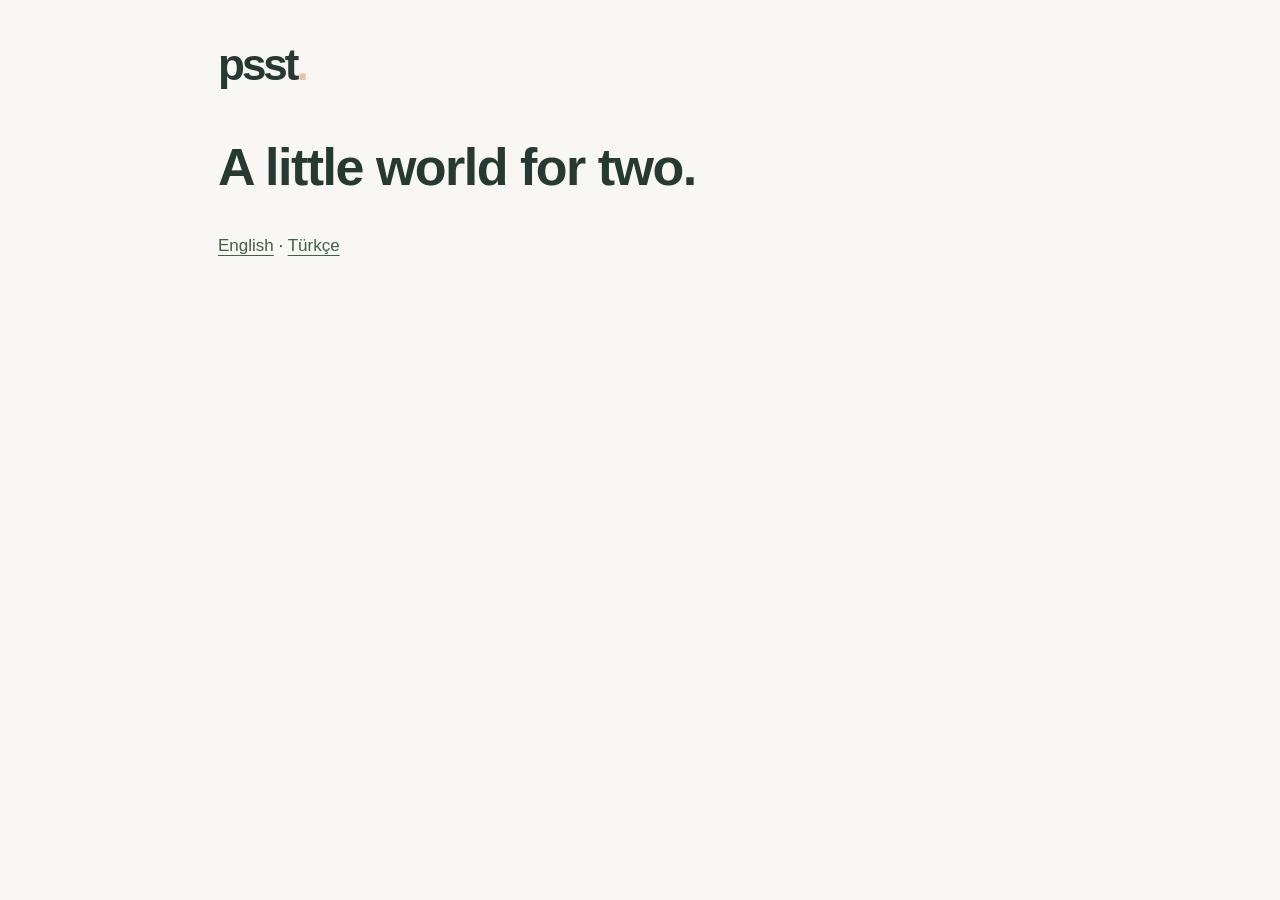
<file: index.html>
<!doctype html><html lang="en"><meta charset="utf-8"><meta name="viewport" content="width=device-width,initial-scale=1"><title>Psst support</title><link rel="stylesheet" href="style.css"><main><a class="logo" href="en/index.html">psst<span>.</span></a><h1>A little world for two.</h1><p><a href="en/index.html">English</a> · <a href="tr/index.html">Türkçe</a></p></main></html>
</file>
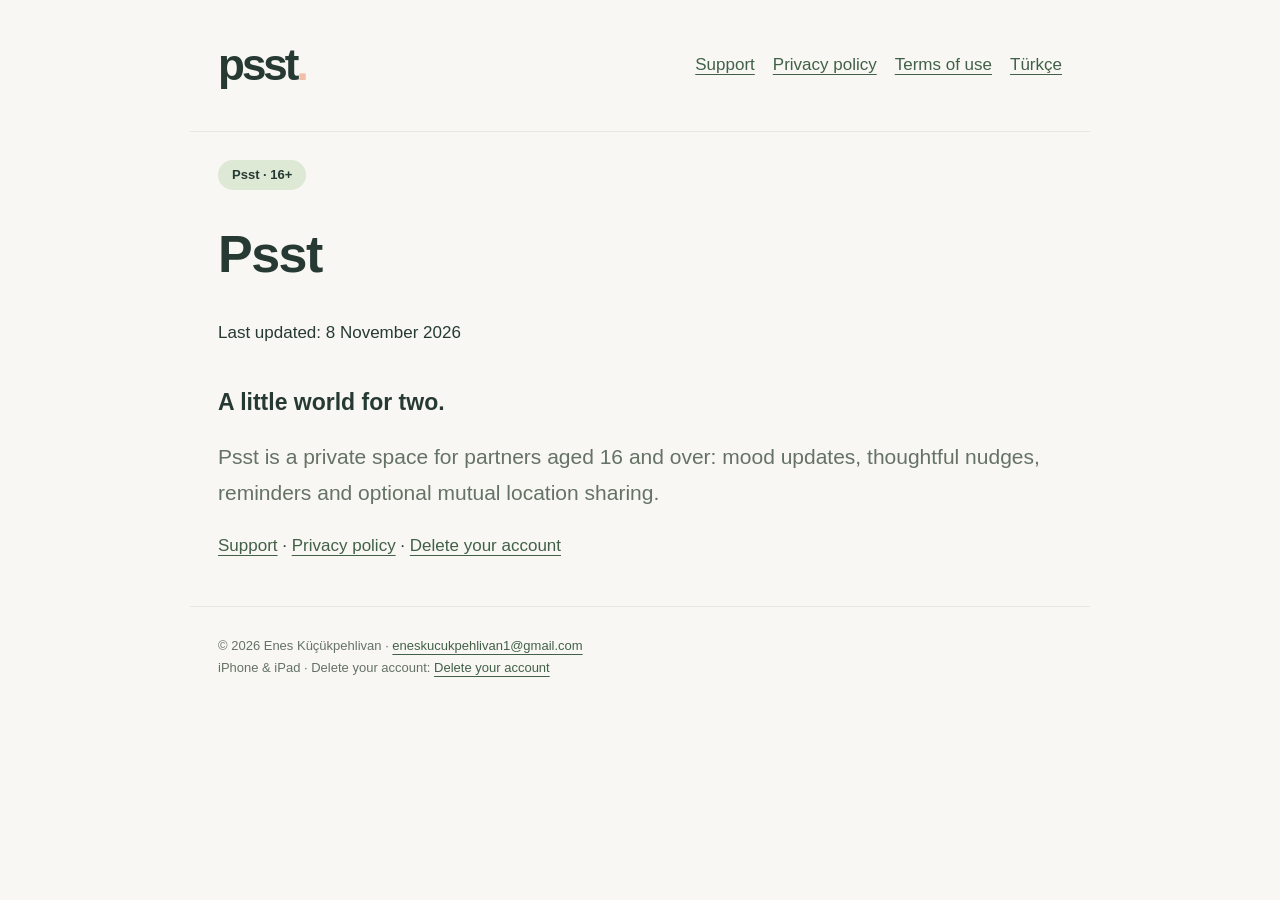
<file: en/index.html>
<!doctype html><html lang="en"><head><meta charset="utf-8"><meta name="viewport" content="width=device-width,initial-scale=1"><title>Psst · Psst</title><meta name="description" content="Psst is a private space for partners aged 16 and over: mood updates, thoughtful nudges, reminders and optional mutual location sharing."><link rel="stylesheet" href="../style.css"><link rel="canonical" href="https://eneskucukpehlivan1.github.io/psst-support/en/index.html"></head><body><header><a class="logo" href="index.html" aria-label="Psst">psst<span>.</span></a><nav><a href="support.html">Support</a><a href="privacy.html">Privacy policy</a><a href="terms.html">Terms of use</a><a lang="tr" href="../tr/index.html">Türkçe</a></nav></header><main><span class="pill">Psst · 16+</span><h1>Psst</h1><p>Last updated: 8 November 2026</p><section><h2>A little world for two.</h2><div><p><p class="lead">Psst is a private space for partners aged 16 and over: mood updates, thoughtful nudges, reminders and optional mutual location sharing.</p><p><a href="support.html">Support</a> · <a href="privacy.html">Privacy policy</a> · <a href="delete-account.html">Delete your account</a></p></p></div></section></main><footer>© 2026 Enes Küçükpehlivan · <a href="mailto:eneskucukpehlivan1@gmail.com">eneskucukpehlivan1@gmail.com</a><br>iPhone &amp; iPad · Delete your account: <a href="delete-account.html">Delete your account</a></footer></body></html>
</file>
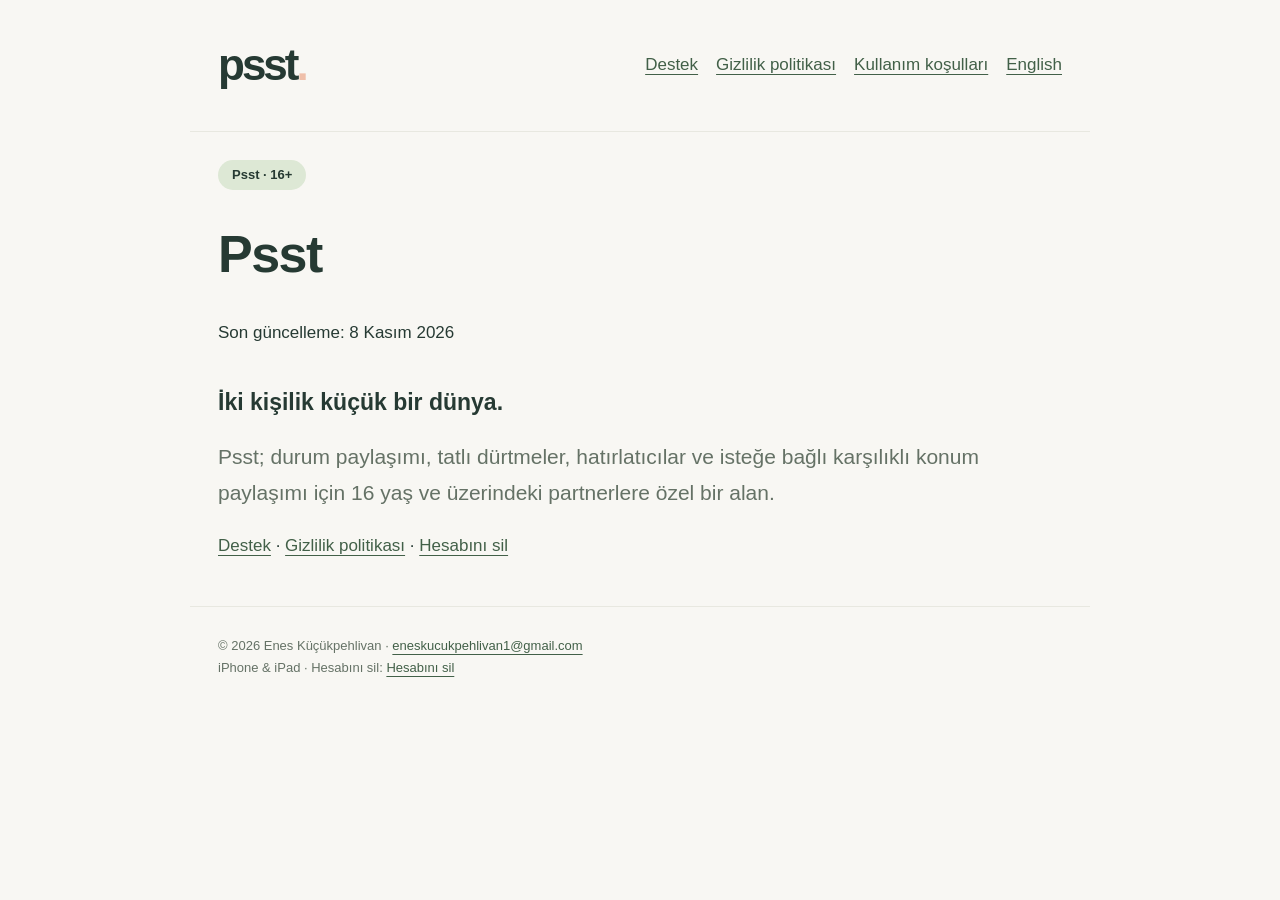
<file: tr/index.html>
<!doctype html><html lang="tr"><head><meta charset="utf-8"><meta name="viewport" content="width=device-width,initial-scale=1"><title>Psst · Psst</title><meta name="description" content="Psst; durum paylaşımı, tatlı dürtmeler, hatırlatıcılar ve isteğe bağlı karşılıklı konum paylaşımı için 16 yaş ve üzerindeki partnerlere özel bir alan."><link rel="stylesheet" href="../style.css"><link rel="canonical" href="https://eneskucukpehlivan1.github.io/psst-support/tr/index.html"></head><body><header><a class="logo" href="index.html" aria-label="Psst">psst<span>.</span></a><nav><a href="support.html">Destek</a><a href="privacy.html">Gizlilik politikası</a><a href="terms.html">Kullanım koşulları</a><a lang="en" href="../en/index.html">English</a></nav></header><main><span class="pill">Psst · 16+</span><h1>Psst</h1><p>Son güncelleme: 8 Kasım 2026</p><section><h2>İki kişilik küçük bir dünya.</h2><div><p><p class="lead">Psst; durum paylaşımı, tatlı dürtmeler, hatırlatıcılar ve isteğe bağlı karşılıklı konum paylaşımı için 16 yaş ve üzerindeki partnerlere özel bir alan.</p><p><a href="support.html">Destek</a> · <a href="privacy.html">Gizlilik politikası</a> · <a href="delete-account.html">Hesabını sil</a></p></p></div></section></main><footer>© 2026 Enes Küçükpehlivan · <a href="mailto:eneskucukpehlivan1@gmail.com">eneskucukpehlivan1@gmail.com</a><br>iPhone &amp; iPad · Hesabını sil: <a href="delete-account.html">Hesabını sil</a></footer></body></html>
</file>
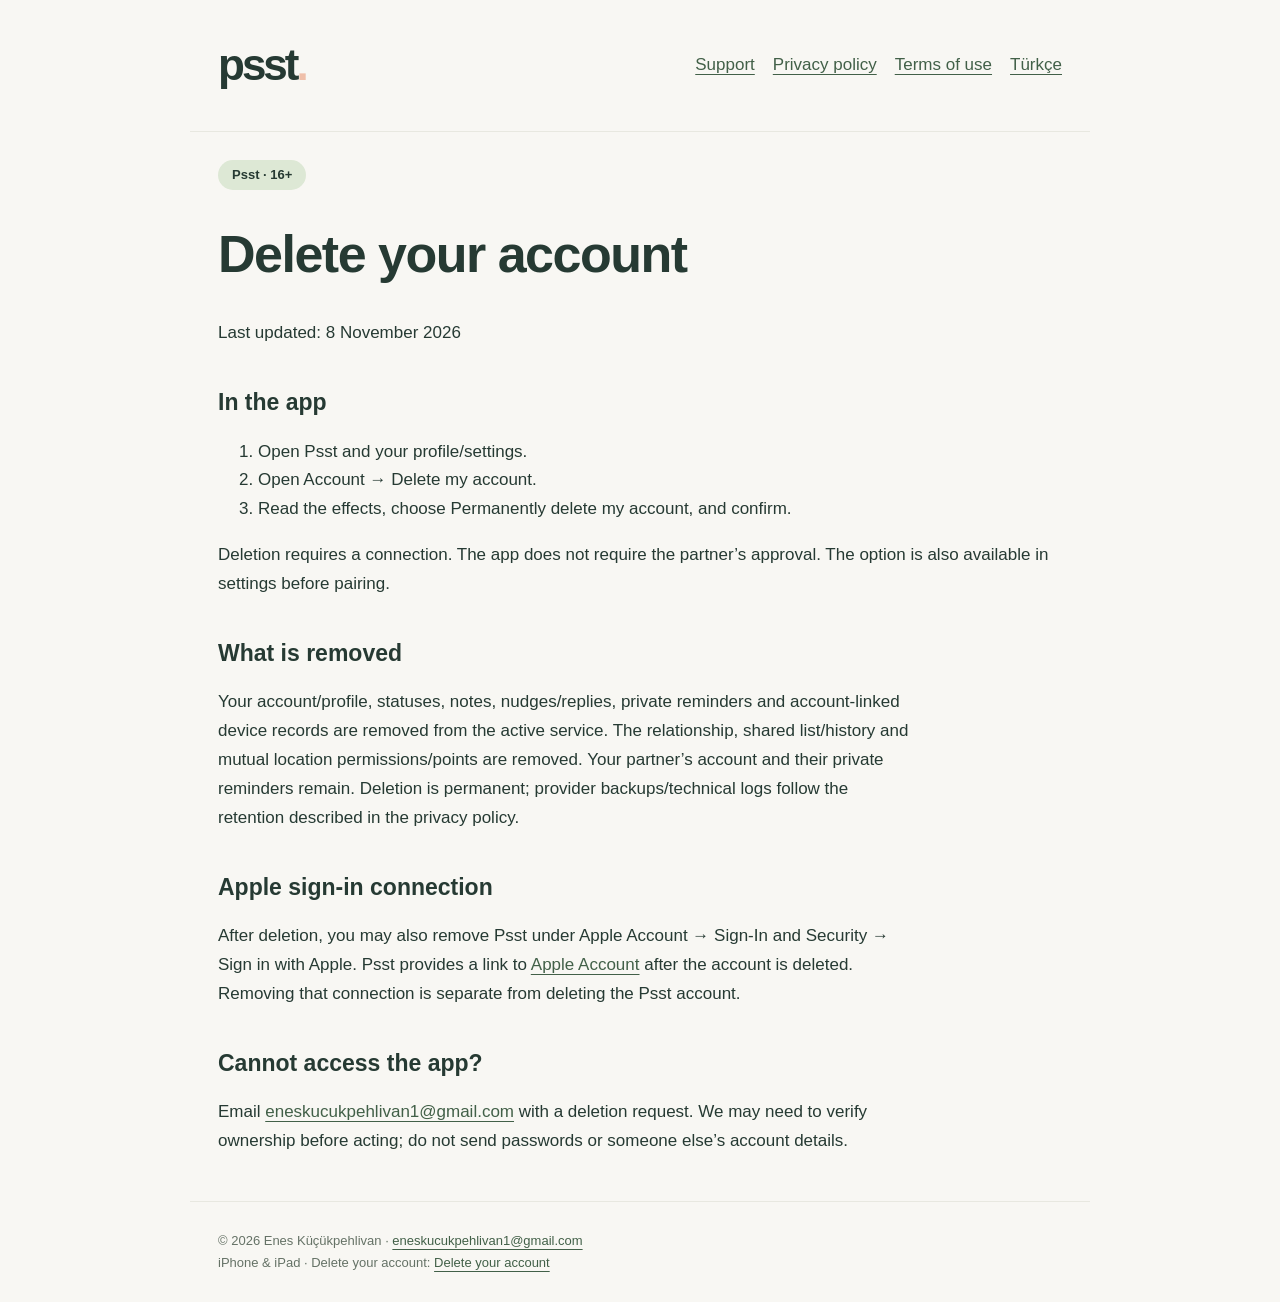
<file: en/delete-account.html>
<!doctype html><html lang="en"><head><meta charset="utf-8"><meta name="viewport" content="width=device-width,initial-scale=1"><title>Delete your account · Psst</title><meta name="description" content="Psst is a private space for partners aged 16 and over: mood updates, thoughtful nudges, reminders and optional mutual location sharing."><link rel="stylesheet" href="../style.css"><link rel="canonical" href="https://eneskucukpehlivan1.github.io/psst-support/en/delete-account.html"></head><body><header><a class="logo" href="index.html" aria-label="Psst">psst<span>.</span></a><nav><a href="support.html">Support</a><a href="privacy.html">Privacy policy</a><a href="terms.html">Terms of use</a><a lang="tr" href="../tr/delete-account.html">Türkçe</a></nav></header><main><span class="pill">Psst · 16+</span><h1>Delete your account</h1><p>Last updated: 8 November 2026</p><section><h2>In the app</h2><div><ol><li>Open Psst and your profile/settings.</li><li>Open Account → Delete my account.</li><li>Read the effects, choose Permanently delete my account, and confirm.</li></ol>Deletion requires a connection. The app does not require the partner’s approval. The option is also available in settings before pairing.</div></section><section><h2>What is removed</h2><div><p>Your account/profile, statuses, notes, nudges/replies, private reminders and account-linked device records are removed from the active service. The relationship, shared list/history and mutual location permissions/points are removed. Your partner’s account and their private reminders remain. Deletion is permanent; provider backups/technical logs follow the retention described in the privacy policy.</p></div></section><section><h2>Apple sign-in connection</h2><div><p>After deletion, you may also remove Psst under Apple Account → Sign-In and Security → Sign in with Apple. Psst provides a link to <a href="https://account.apple.com/">Apple Account</a> after the account is deleted. Removing that connection is separate from deleting the Psst account.</p></div></section><section><h2>Cannot access the app?</h2><div><p>Email <a href="mailto:eneskucukpehlivan1@gmail.com?subject=Psst%20account%20deletion">eneskucukpehlivan1@gmail.com</a> with a deletion request. We may need to verify ownership before acting; do not send passwords or someone else’s account details.</p></div></section></main><footer>© 2026 Enes Küçükpehlivan · <a href="mailto:eneskucukpehlivan1@gmail.com">eneskucukpehlivan1@gmail.com</a><br>iPhone &amp; iPad · Delete your account: <a href="delete-account.html">Delete your account</a></footer></body></html>
</file>
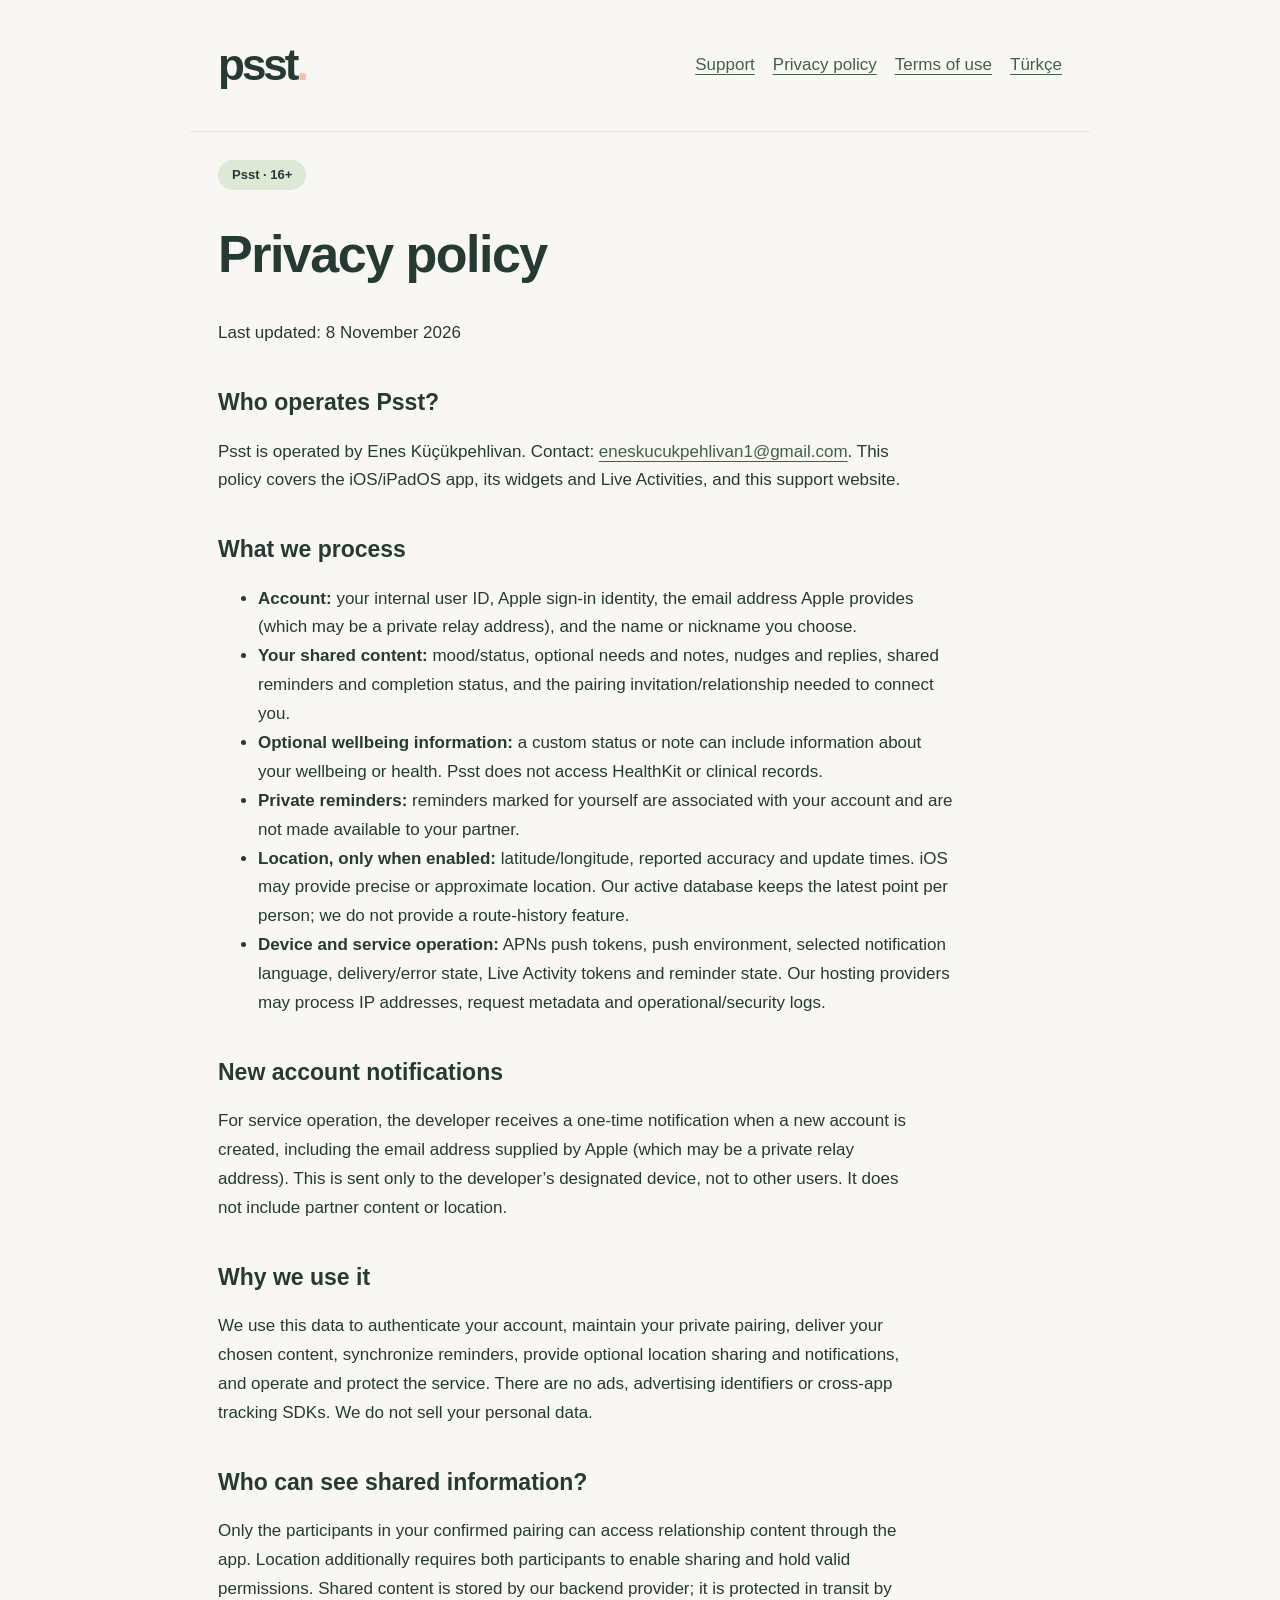
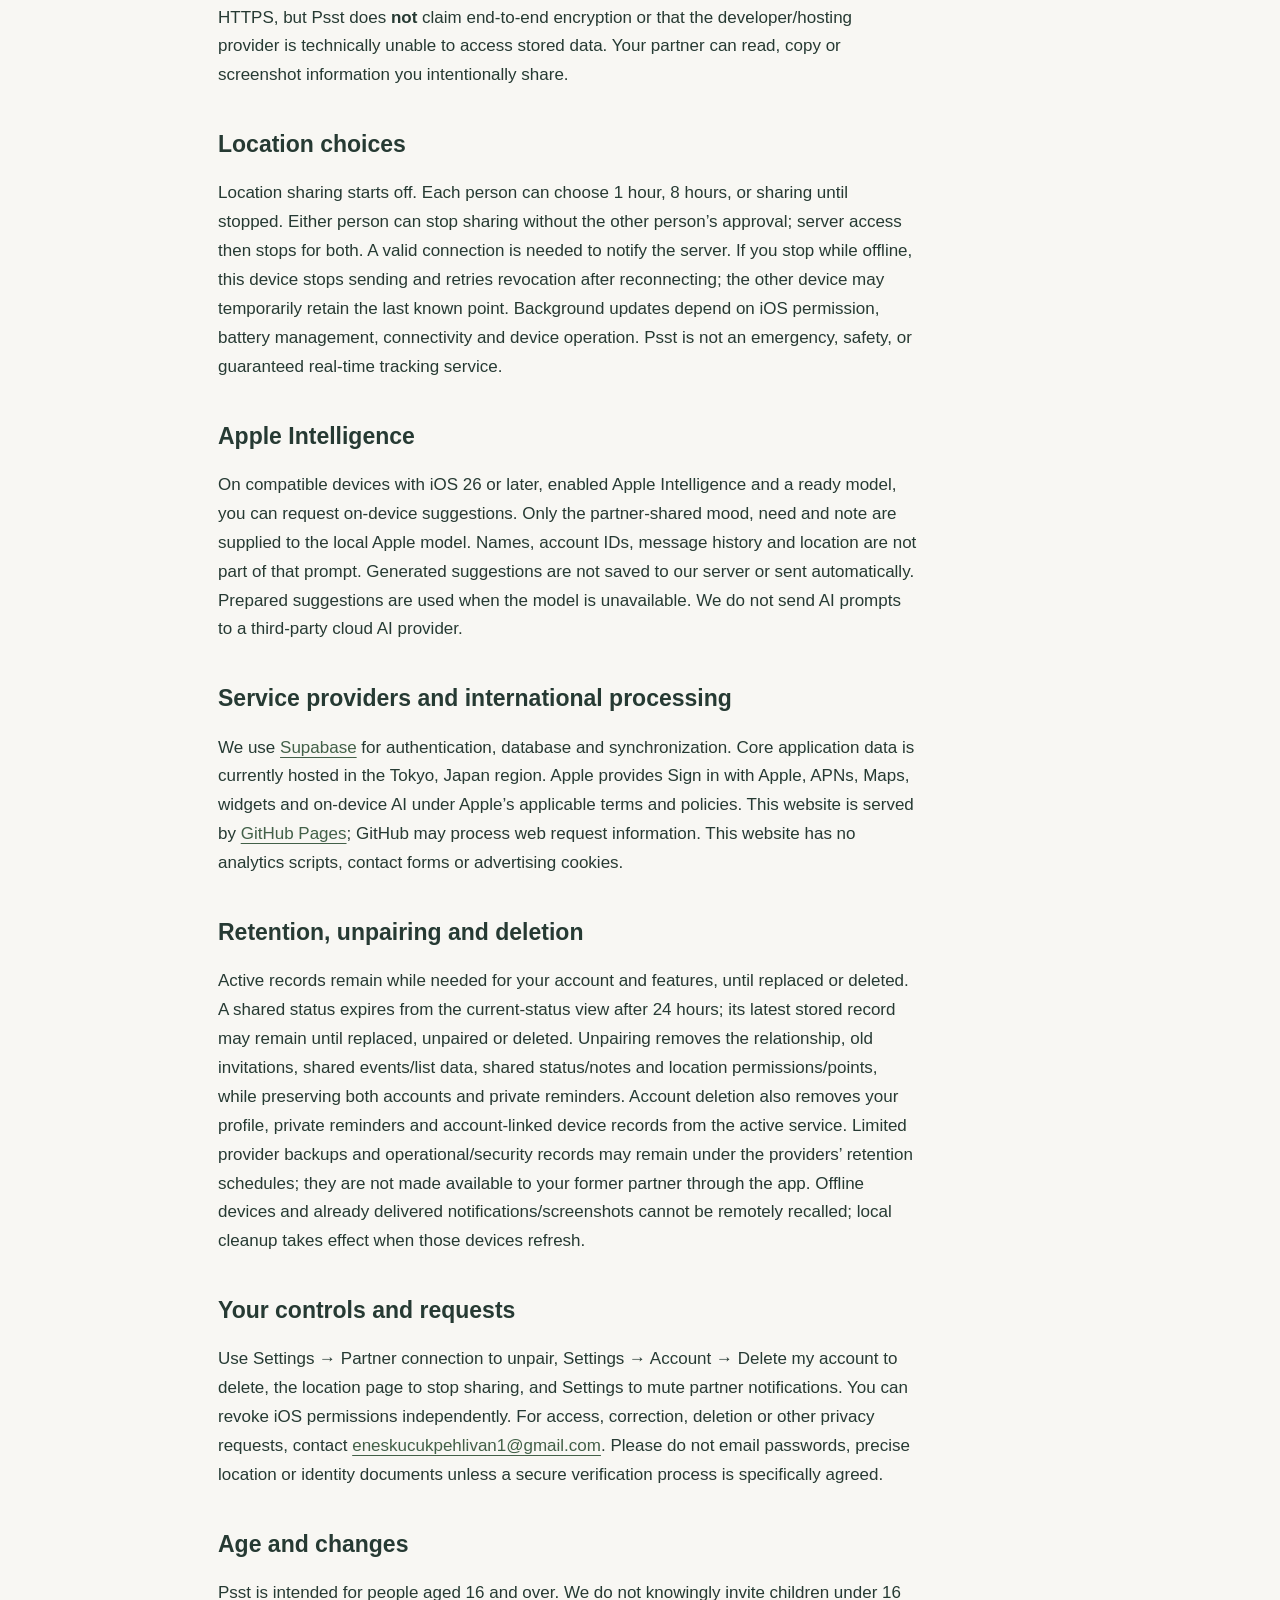
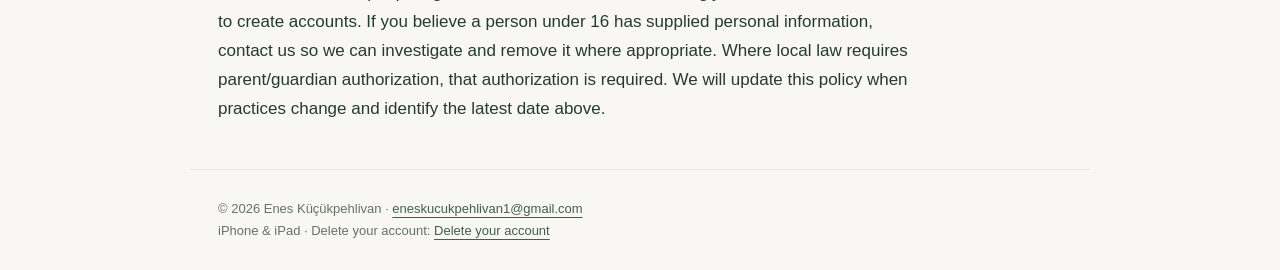
<file: en/privacy.html>
<!doctype html><html lang="en"><head><meta charset="utf-8"><meta name="viewport" content="width=device-width,initial-scale=1"><title>Privacy policy · Psst</title><meta name="description" content="Psst is a private space for partners aged 16 and over: mood updates, thoughtful nudges, reminders and optional mutual location sharing."><link rel="stylesheet" href="../style.css"><link rel="canonical" href="https://eneskucukpehlivan1.github.io/psst-support/en/privacy.html"></head><body><header><a class="logo" href="index.html" aria-label="Psst">psst<span>.</span></a><nav><a href="support.html">Support</a><a href="privacy.html">Privacy policy</a><a href="terms.html">Terms of use</a><a lang="tr" href="../tr/privacy.html">Türkçe</a></nav></header><main><span class="pill">Psst · 16+</span><h1>Privacy policy</h1><p>Last updated: 8 November 2026</p><section><h2>Who operates Psst?</h2><div><p>Psst is operated by Enes Küçükpehlivan. Contact: <a href="mailto:eneskucukpehlivan1@gmail.com">eneskucukpehlivan1@gmail.com</a>. This policy covers the iOS/iPadOS app, its widgets and Live Activities, and this support website.</p></div></section><section><h2>What we process</h2><div><ul><li><strong>Account:</strong> your internal user ID, Apple sign-in identity, the email address Apple provides (which may be a private relay address), and the name or nickname you choose.</li><li><strong>Your shared content:</strong> mood/status, optional needs and notes, nudges and replies, shared reminders and completion status, and the pairing invitation/relationship needed to connect you.</li><li><strong>Optional wellbeing information:</strong> a custom status or note can include information about your wellbeing or health. Psst does not access HealthKit or clinical records.</li><li><strong>Private reminders:</strong> reminders marked for yourself are associated with your account and are not made available to your partner.</li><li><strong>Location, only when enabled:</strong> latitude/longitude, reported accuracy and update times. iOS may provide precise or approximate location. Our active database keeps the latest point per person; we do not provide a route-history feature.</li><li><strong>Device and service operation:</strong> APNs push tokens, push environment, selected notification language, delivery/error state, Live Activity tokens and reminder state. Our hosting providers may process IP addresses, request metadata and operational/security logs.</li></ul></div></section><section><h2>New account notifications</h2><div><p>For service operation, the developer receives a one-time notification when a new account is created, including the email address supplied by Apple (which may be a private relay address). This is sent only to the developer’s designated device, not to other users. It does not include partner content or location.</p></div></section><section><h2>Why we use it</h2><div><p>We use this data to authenticate your account, maintain your private pairing, deliver your chosen content, synchronize reminders, provide optional location sharing and notifications, and operate and protect the service. There are no ads, advertising identifiers or cross-app tracking SDKs. We do not sell your personal data.</p></div></section><section><h2>Who can see shared information?</h2><div><p>Only the participants in your confirmed pairing can access relationship content through the app. Location additionally requires both participants to enable sharing and hold valid permissions. Shared content is stored by our backend provider; it is protected in transit by HTTPS, but Psst does <strong>not</strong> claim end-to-end encryption or that the developer/hosting provider is technically unable to access stored data. Your partner can read, copy or screenshot information you intentionally share.</p></div></section><section><h2>Location choices</h2><div><p>Location sharing starts off. Each person can choose 1 hour, 8 hours, or sharing until stopped. Either person can stop sharing without the other person’s approval; server access then stops for both. A valid connection is needed to notify the server. If you stop while offline, this device stops sending and retries revocation after reconnecting; the other device may temporarily retain the last known point. Background updates depend on iOS permission, battery management, connectivity and device operation. Psst is not an emergency, safety, or guaranteed real-time tracking service.</p></div></section><section><h2>Apple Intelligence</h2><div><p>On compatible devices with iOS 26 or later, enabled Apple Intelligence and a ready model, you can request on-device suggestions. Only the partner-shared mood, need and note are supplied to the local Apple model. Names, account IDs, message history and location are not part of that prompt. Generated suggestions are not saved to our server or sent automatically. Prepared suggestions are used when the model is unavailable. We do not send AI prompts to a third-party cloud AI provider.</p></div></section><section><h2>Service providers and international processing</h2><div><p>We use <a href="https://supabase.com/privacy">Supabase</a> for authentication, database and synchronization. Core application data is currently hosted in the Tokyo, Japan region. Apple provides Sign in with Apple, APNs, Maps, widgets and on-device AI under Apple’s applicable terms and policies. This website is served by <a href="https://docs.github.com/en/site-policy/privacy-policies/github-general-privacy-statement">GitHub Pages</a>; GitHub may process web request information. This website has no analytics scripts, contact forms or advertising cookies.</p></div></section><section><h2>Retention, unpairing and deletion</h2><div><p>Active records remain while needed for your account and features, until replaced or deleted. A shared status expires from the current-status view after 24 hours; its latest stored record may remain until replaced, unpaired or deleted. Unpairing removes the relationship, old invitations, shared events/list data, shared status/notes and location permissions/points, while preserving both accounts and private reminders. Account deletion also removes your profile, private reminders and account-linked device records from the active service. Limited provider backups and operational/security records may remain under the providers’ retention schedules; they are not made available to your former partner through the app. Offline devices and already delivered notifications/screenshots cannot be remotely recalled; local cleanup takes effect when those devices refresh.</p></div></section><section><h2>Your controls and requests</h2><div><p>Use Settings → Partner connection to unpair, Settings → Account → Delete my account to delete, the location page to stop sharing, and Settings to mute partner notifications. You can revoke iOS permissions independently. For access, correction, deletion or other privacy requests, contact <a href="mailto:eneskucukpehlivan1@gmail.com">eneskucukpehlivan1@gmail.com</a>. Please do not email passwords, precise location or identity documents unless a secure verification process is specifically agreed.</p></div></section><section><h2>Age and changes</h2><div><p>Psst is intended for people aged 16 and over. We do not knowingly invite children under 16 to create accounts. If you believe a person under 16 has supplied personal information, contact us so we can investigate and remove it where appropriate. Where local law requires parent/guardian authorization, that authorization is required. We will update this policy when practices change and identify the latest date above.</p></div></section></main><footer>© 2026 Enes Küçükpehlivan · <a href="mailto:eneskucukpehlivan1@gmail.com">eneskucukpehlivan1@gmail.com</a><br>iPhone &amp; iPad · Delete your account: <a href="delete-account.html">Delete your account</a></footer></body></html>
</file>
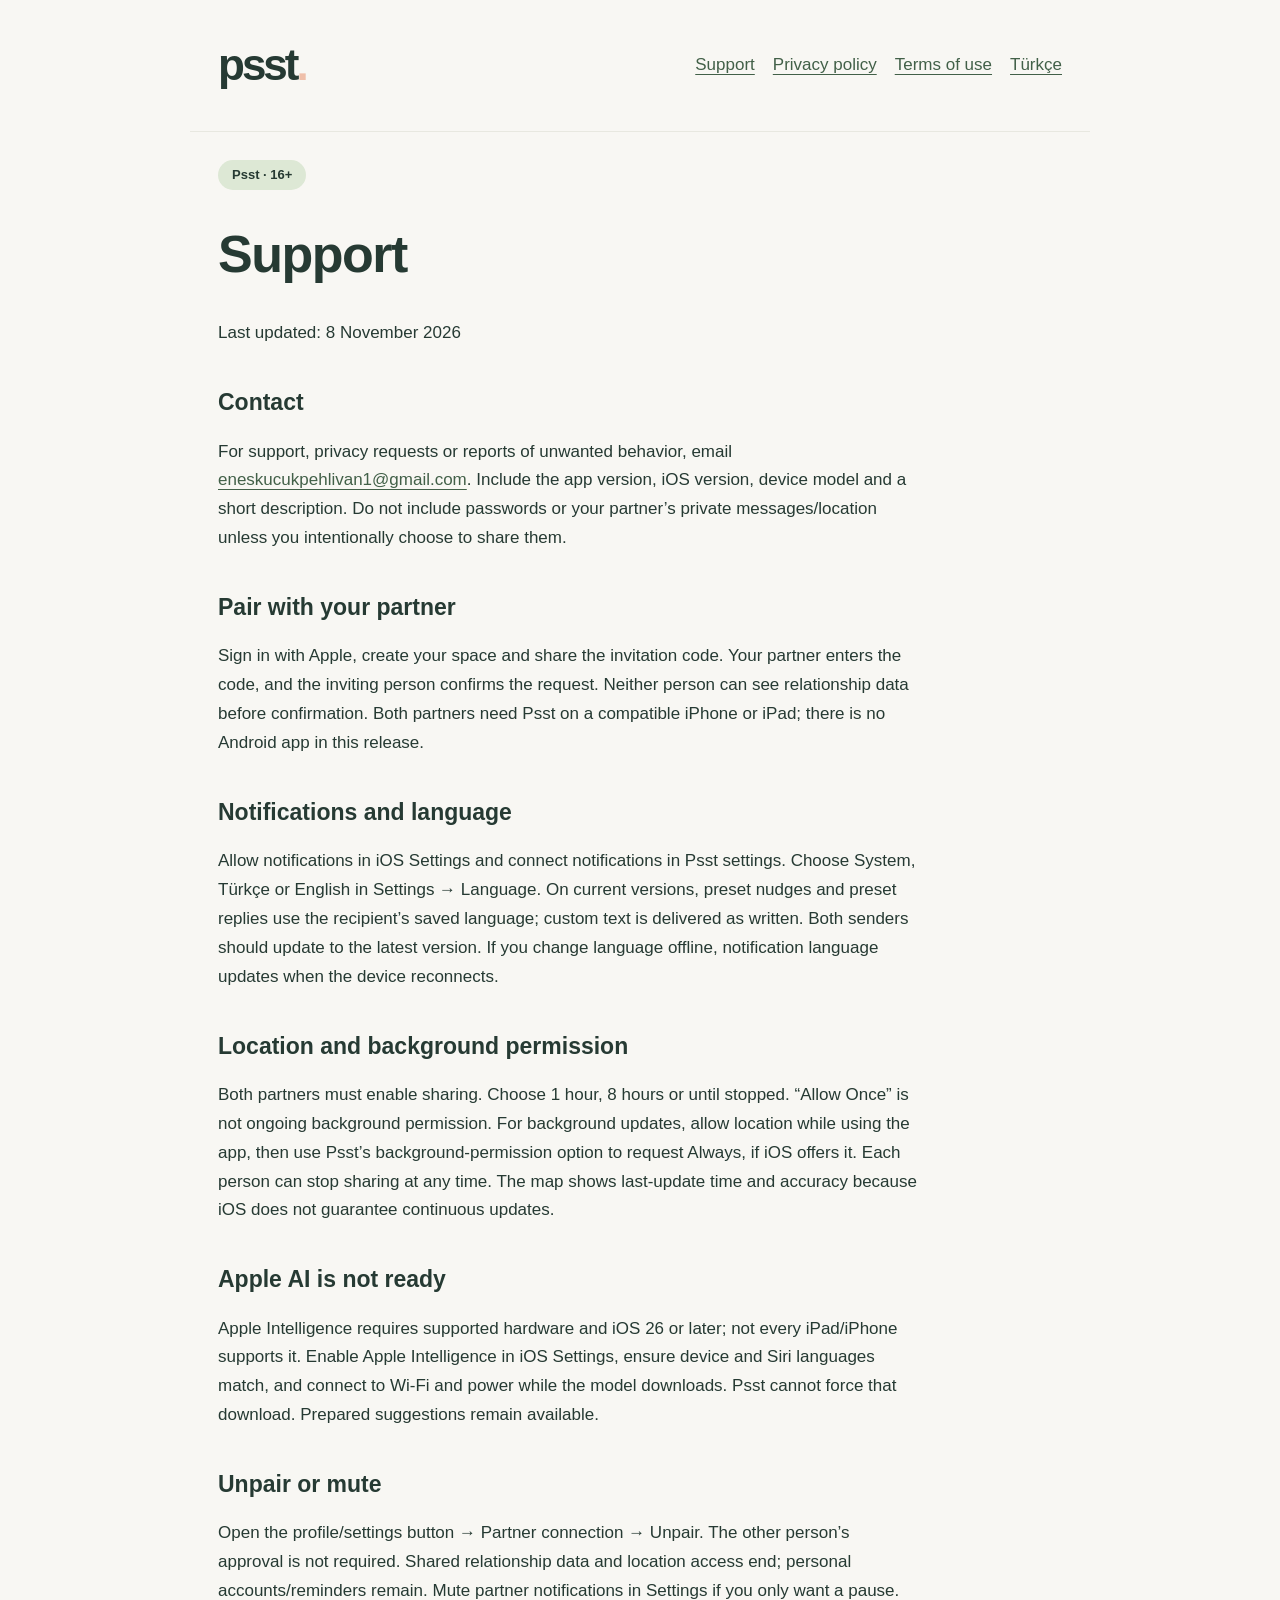
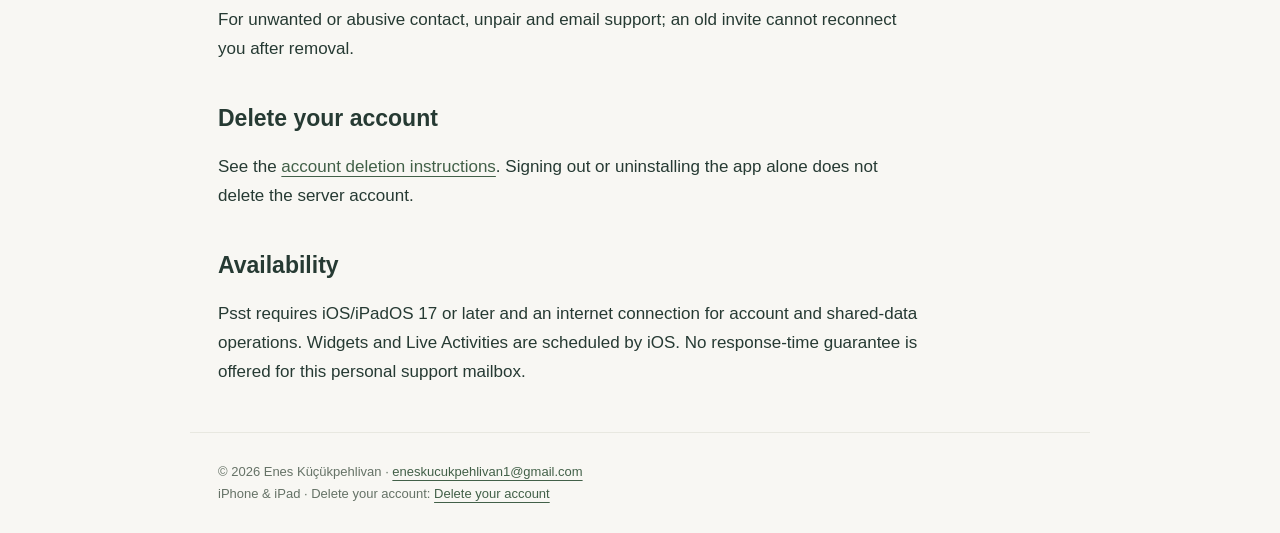
<file: en/support.html>
<!doctype html><html lang="en"><head><meta charset="utf-8"><meta name="viewport" content="width=device-width,initial-scale=1"><title>Support · Psst</title><meta name="description" content="Psst is a private space for partners aged 16 and over: mood updates, thoughtful nudges, reminders and optional mutual location sharing."><link rel="stylesheet" href="../style.css"><link rel="canonical" href="https://eneskucukpehlivan1.github.io/psst-support/en/support.html"></head><body><header><a class="logo" href="index.html" aria-label="Psst">psst<span>.</span></a><nav><a href="support.html">Support</a><a href="privacy.html">Privacy policy</a><a href="terms.html">Terms of use</a><a lang="tr" href="../tr/support.html">Türkçe</a></nav></header><main><span class="pill">Psst · 16+</span><h1>Support</h1><p>Last updated: 8 November 2026</p><section><h2>Contact</h2><div><p>For support, privacy requests or reports of unwanted behavior, email <a href="mailto:eneskucukpehlivan1@gmail.com">eneskucukpehlivan1@gmail.com</a>. Include the app version, iOS version, device model and a short description. Do not include passwords or your partner’s private messages/location unless you intentionally choose to share them.</p></div></section><section><h2>Pair with your partner</h2><div><p>Sign in with Apple, create your space and share the invitation code. Your partner enters the code, and the inviting person confirms the request. Neither person can see relationship data before confirmation. Both partners need Psst on a compatible iPhone or iPad; there is no Android app in this release.</p></div></section><section><h2>Notifications and language</h2><div><p>Allow notifications in iOS Settings and connect notifications in Psst settings. Choose System, Türkçe or English in Settings → Language. On current versions, preset nudges and preset replies use the recipient’s saved language; custom text is delivered as written. Both senders should update to the latest version. If you change language offline, notification language updates when the device reconnects.</p></div></section><section><h2>Location and background permission</h2><div><p>Both partners must enable sharing. Choose 1 hour, 8 hours or until stopped. “Allow Once” is not ongoing background permission. For background updates, allow location while using the app, then use Psst’s background-permission option to request Always, if iOS offers it. Each person can stop sharing at any time. The map shows last-update time and accuracy because iOS does not guarantee continuous updates.</p></div></section><section><h2>Apple AI is not ready</h2><div><p>Apple Intelligence requires supported hardware and iOS 26 or later; not every iPad/iPhone supports it. Enable Apple Intelligence in iOS Settings, ensure device and Siri languages match, and connect to Wi-Fi and power while the model downloads. Psst cannot force that download. Prepared suggestions remain available.</p></div></section><section><h2>Unpair or mute</h2><div><p>Open the profile/settings button → Partner connection → Unpair. The other person’s approval is not required. Shared relationship data and location access end; personal accounts/reminders remain. Mute partner notifications in Settings if you only want a pause. For unwanted or abusive contact, unpair and email support; an old invite cannot reconnect you after removal.</p></div></section><section><h2>Delete your account</h2><div><p>See the <a href="delete-account.html">account deletion instructions</a>. Signing out or uninstalling the app alone does not delete the server account.</p></div></section><section><h2>Availability</h2><div><p>Psst requires iOS/iPadOS 17 or later and an internet connection for account and shared-data operations. Widgets and Live Activities are scheduled by iOS. No response-time guarantee is offered for this personal support mailbox.</p></div></section></main><footer>© 2026 Enes Küçükpehlivan · <a href="mailto:eneskucukpehlivan1@gmail.com">eneskucukpehlivan1@gmail.com</a><br>iPhone &amp; iPad · Delete your account: <a href="delete-account.html">Delete your account</a></footer></body></html>
</file>
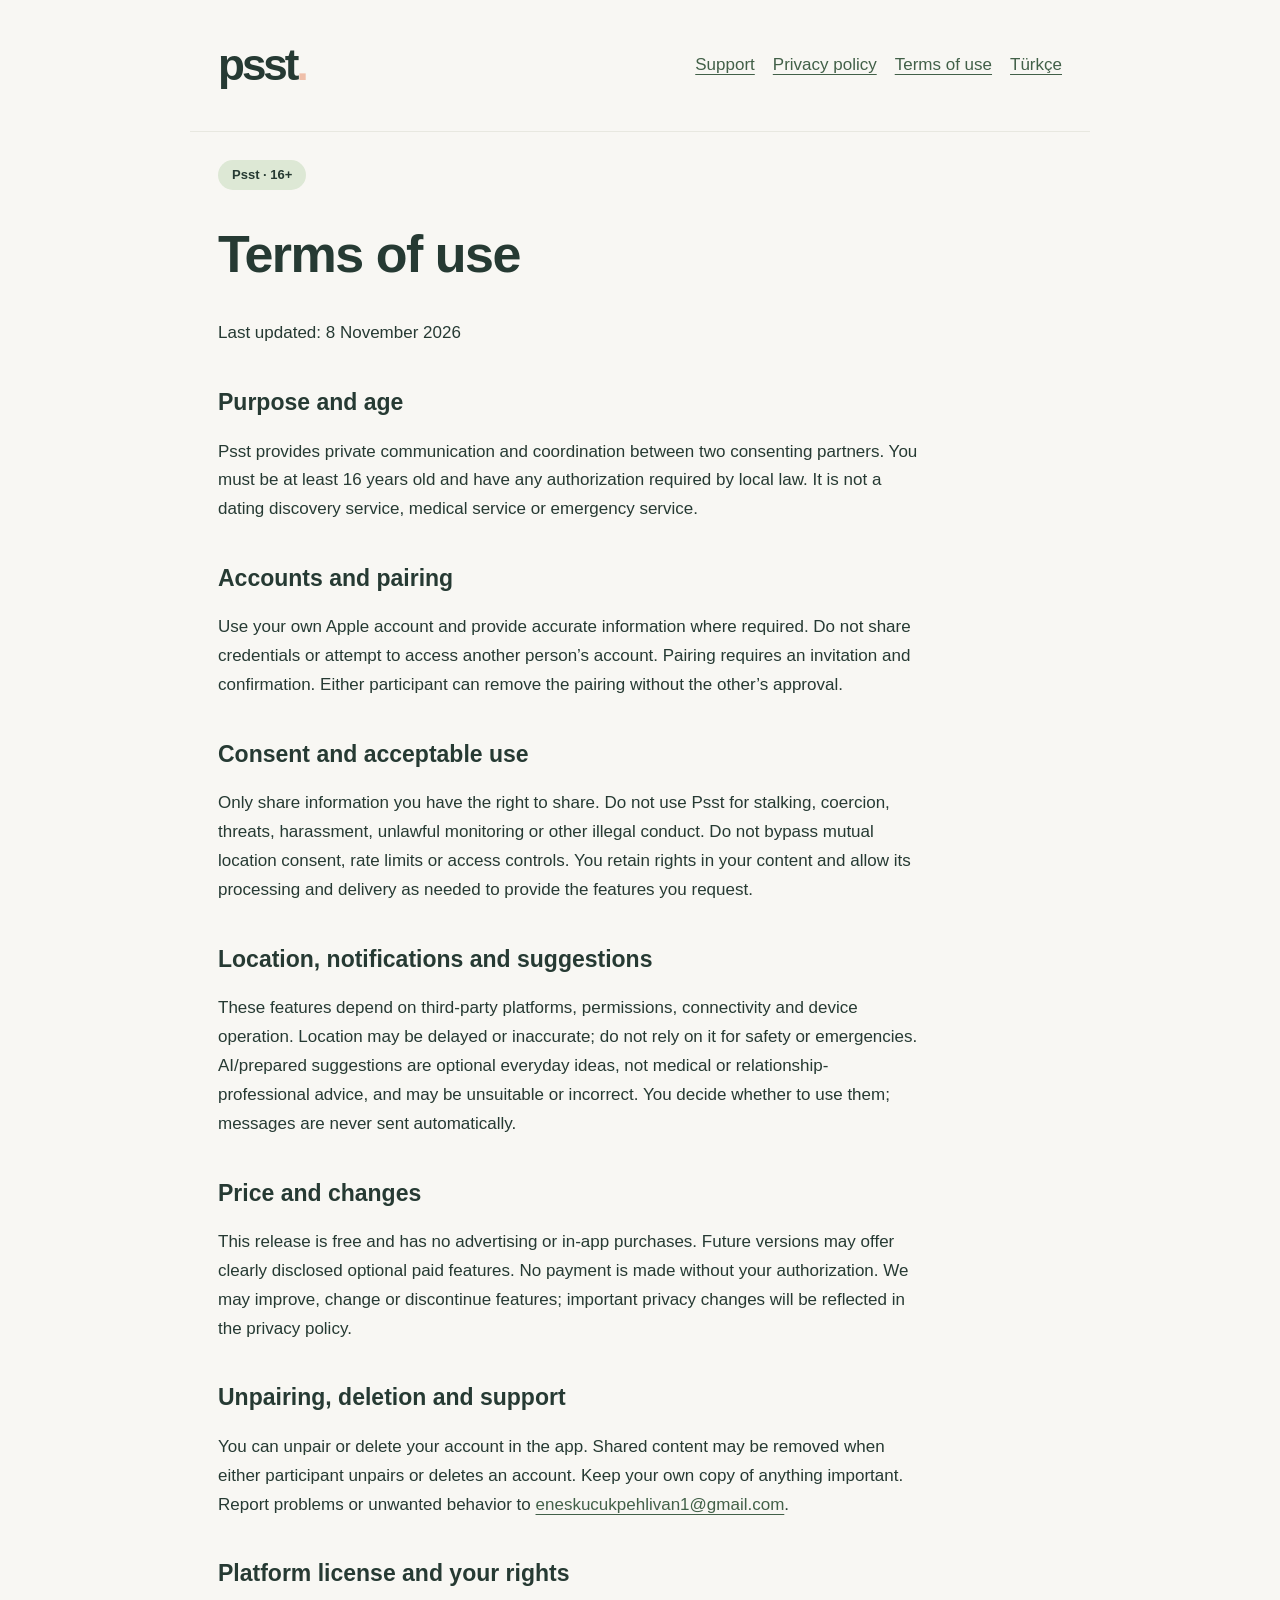
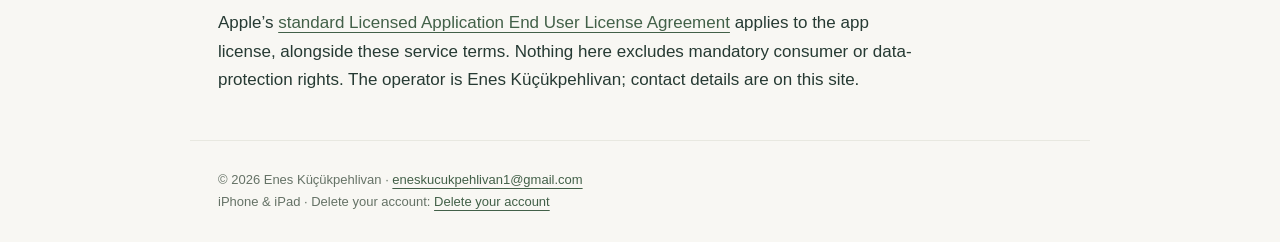
<file: en/terms.html>
<!doctype html><html lang="en"><head><meta charset="utf-8"><meta name="viewport" content="width=device-width,initial-scale=1"><title>Terms of use · Psst</title><meta name="description" content="Psst is a private space for partners aged 16 and over: mood updates, thoughtful nudges, reminders and optional mutual location sharing."><link rel="stylesheet" href="../style.css"><link rel="canonical" href="https://eneskucukpehlivan1.github.io/psst-support/en/terms.html"></head><body><header><a class="logo" href="index.html" aria-label="Psst">psst<span>.</span></a><nav><a href="support.html">Support</a><a href="privacy.html">Privacy policy</a><a href="terms.html">Terms of use</a><a lang="tr" href="../tr/terms.html">Türkçe</a></nav></header><main><span class="pill">Psst · 16+</span><h1>Terms of use</h1><p>Last updated: 8 November 2026</p><section><h2>Purpose and age</h2><div><p>Psst provides private communication and coordination between two consenting partners. You must be at least 16 years old and have any authorization required by local law. It is not a dating discovery service, medical service or emergency service.</p></div></section><section><h2>Accounts and pairing</h2><div><p>Use your own Apple account and provide accurate information where required. Do not share credentials or attempt to access another person’s account. Pairing requires an invitation and confirmation. Either participant can remove the pairing without the other’s approval.</p></div></section><section><h2>Consent and acceptable use</h2><div><p>Only share information you have the right to share. Do not use Psst for stalking, coercion, threats, harassment, unlawful monitoring or other illegal conduct. Do not bypass mutual location consent, rate limits or access controls. You retain rights in your content and allow its processing and delivery as needed to provide the features you request.</p></div></section><section><h2>Location, notifications and suggestions</h2><div><p>These features depend on third-party platforms, permissions, connectivity and device operation. Location may be delayed or inaccurate; do not rely on it for safety or emergencies. AI/prepared suggestions are optional everyday ideas, not medical or relationship-professional advice, and may be unsuitable or incorrect. You decide whether to use them; messages are never sent automatically.</p></div></section><section><h2>Price and changes</h2><div><p>This release is free and has no advertising or in-app purchases. Future versions may offer clearly disclosed optional paid features. No payment is made without your authorization. We may improve, change or discontinue features; important privacy changes will be reflected in the privacy policy.</p></div></section><section><h2>Unpairing, deletion and support</h2><div><p>You can unpair or delete your account in the app. Shared content may be removed when either participant unpairs or deletes an account. Keep your own copy of anything important. Report problems or unwanted behavior to <a href="mailto:eneskucukpehlivan1@gmail.com">eneskucukpehlivan1@gmail.com</a>.</p></div></section><section><h2>Platform license and your rights</h2><div><p>Apple’s <a href="https://www.apple.com/legal/internet-services/itunes/dev/stdeula/">standard Licensed Application End User License Agreement</a> applies to the app license, alongside these service terms. Nothing here excludes mandatory consumer or data-protection rights. The operator is Enes Küçükpehlivan; contact details are on this site.</p></div></section></main><footer>© 2026 Enes Küçükpehlivan · <a href="mailto:eneskucukpehlivan1@gmail.com">eneskucukpehlivan1@gmail.com</a><br>iPhone &amp; iPad · Delete your account: <a href="delete-account.html">Delete your account</a></footer></body></html>
</file>
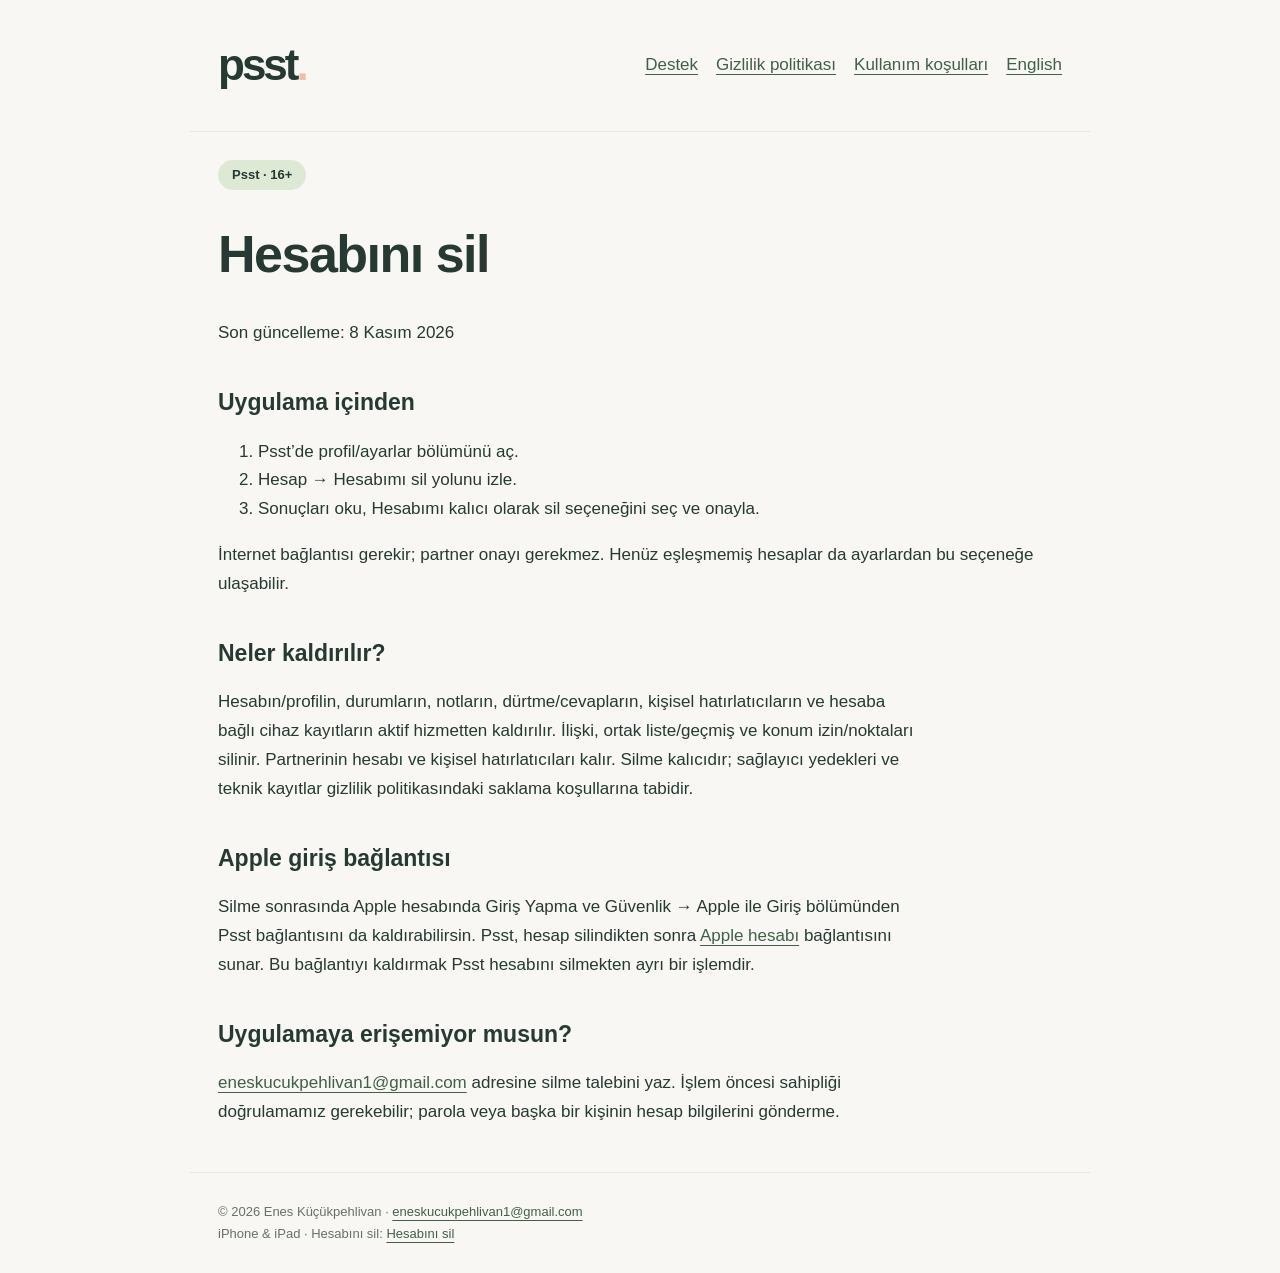
<file: tr/delete-account.html>
<!doctype html><html lang="tr"><head><meta charset="utf-8"><meta name="viewport" content="width=device-width,initial-scale=1"><title>Hesabını sil · Psst</title><meta name="description" content="Psst; durum paylaşımı, tatlı dürtmeler, hatırlatıcılar ve isteğe bağlı karşılıklı konum paylaşımı için 16 yaş ve üzerindeki partnerlere özel bir alan."><link rel="stylesheet" href="../style.css"><link rel="canonical" href="https://eneskucukpehlivan1.github.io/psst-support/tr/delete-account.html"></head><body><header><a class="logo" href="index.html" aria-label="Psst">psst<span>.</span></a><nav><a href="support.html">Destek</a><a href="privacy.html">Gizlilik politikası</a><a href="terms.html">Kullanım koşulları</a><a lang="en" href="../en/delete-account.html">English</a></nav></header><main><span class="pill">Psst · 16+</span><h1>Hesabını sil</h1><p>Son güncelleme: 8 Kasım 2026</p><section><h2>Uygulama içinden</h2><div><ol><li>Psst’de profil/ayarlar bölümünü aç.</li><li>Hesap → Hesabımı sil yolunu izle.</li><li>Sonuçları oku, Hesabımı kalıcı olarak sil seçeneğini seç ve onayla.</li></ol>İnternet bağlantısı gerekir; partner onayı gerekmez. Henüz eşleşmemiş hesaplar da ayarlardan bu seçeneğe ulaşabilir.</div></section><section><h2>Neler kaldırılır?</h2><div><p>Hesabın/profilin, durumların, notların, dürtme/cevapların, kişisel hatırlatıcıların ve hesaba bağlı cihaz kayıtların aktif hizmetten kaldırılır. İlişki, ortak liste/geçmiş ve konum izin/noktaları silinir. Partnerinin hesabı ve kişisel hatırlatıcıları kalır. Silme kalıcıdır; sağlayıcı yedekleri ve teknik kayıtlar gizlilik politikasındaki saklama koşullarına tabidir.</p></div></section><section><h2>Apple giriş bağlantısı</h2><div><p>Silme sonrasında Apple hesabında Giriş Yapma ve Güvenlik → Apple ile Giriş bölümünden Psst bağlantısını da kaldırabilirsin. Psst, hesap silindikten sonra <a href="https://account.apple.com/">Apple hesabı</a> bağlantısını sunar. Bu bağlantıyı kaldırmak Psst hesabını silmekten ayrı bir işlemdir.</p></div></section><section><h2>Uygulamaya erişemiyor musun?</h2><div><p><a href="mailto:eneskucukpehlivan1@gmail.com?subject=Psst%20hesap%20silme">eneskucukpehlivan1@gmail.com</a> adresine silme talebini yaz. İşlem öncesi sahipliği doğrulamamız gerekebilir; parola veya başka bir kişinin hesap bilgilerini gönderme.</p></div></section></main><footer>© 2026 Enes Küçükpehlivan · <a href="mailto:eneskucukpehlivan1@gmail.com">eneskucukpehlivan1@gmail.com</a><br>iPhone &amp; iPad · Hesabını sil: <a href="delete-account.html">Hesabını sil</a></footer></body></html>
</file>
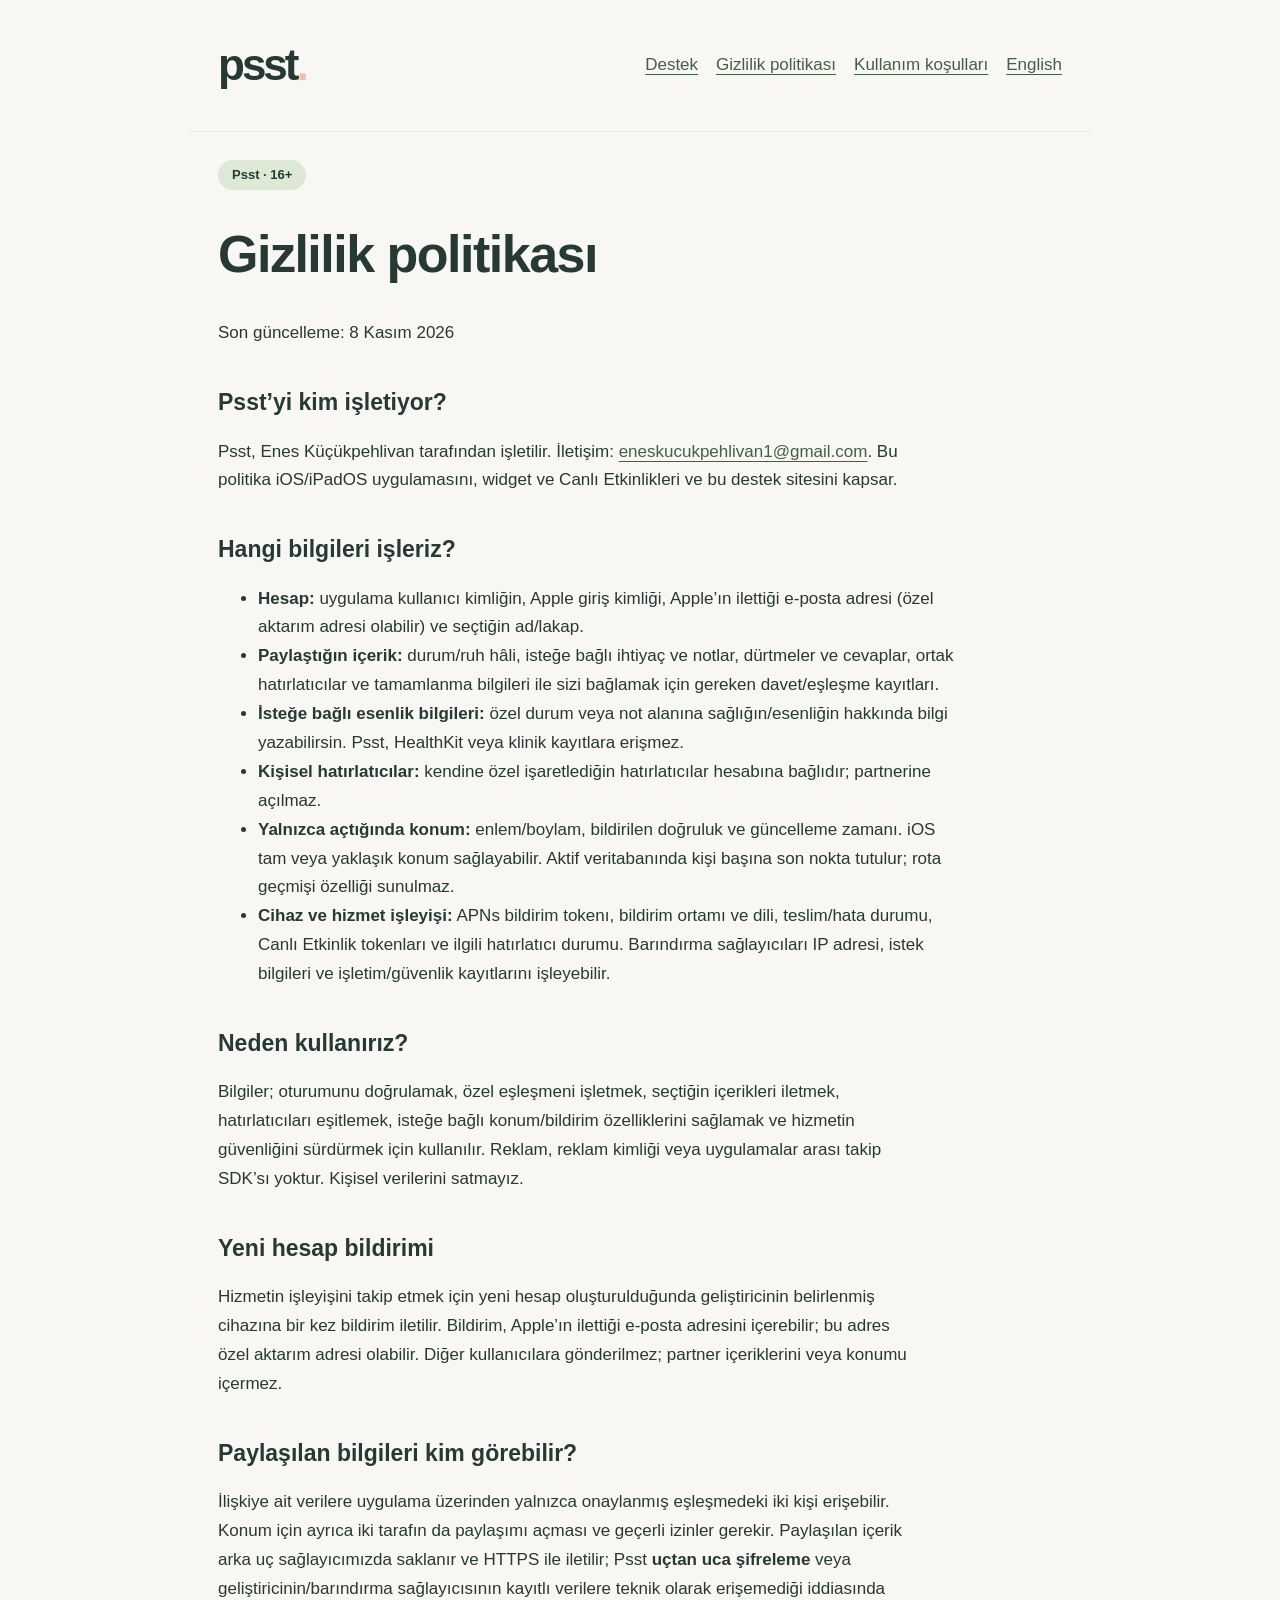
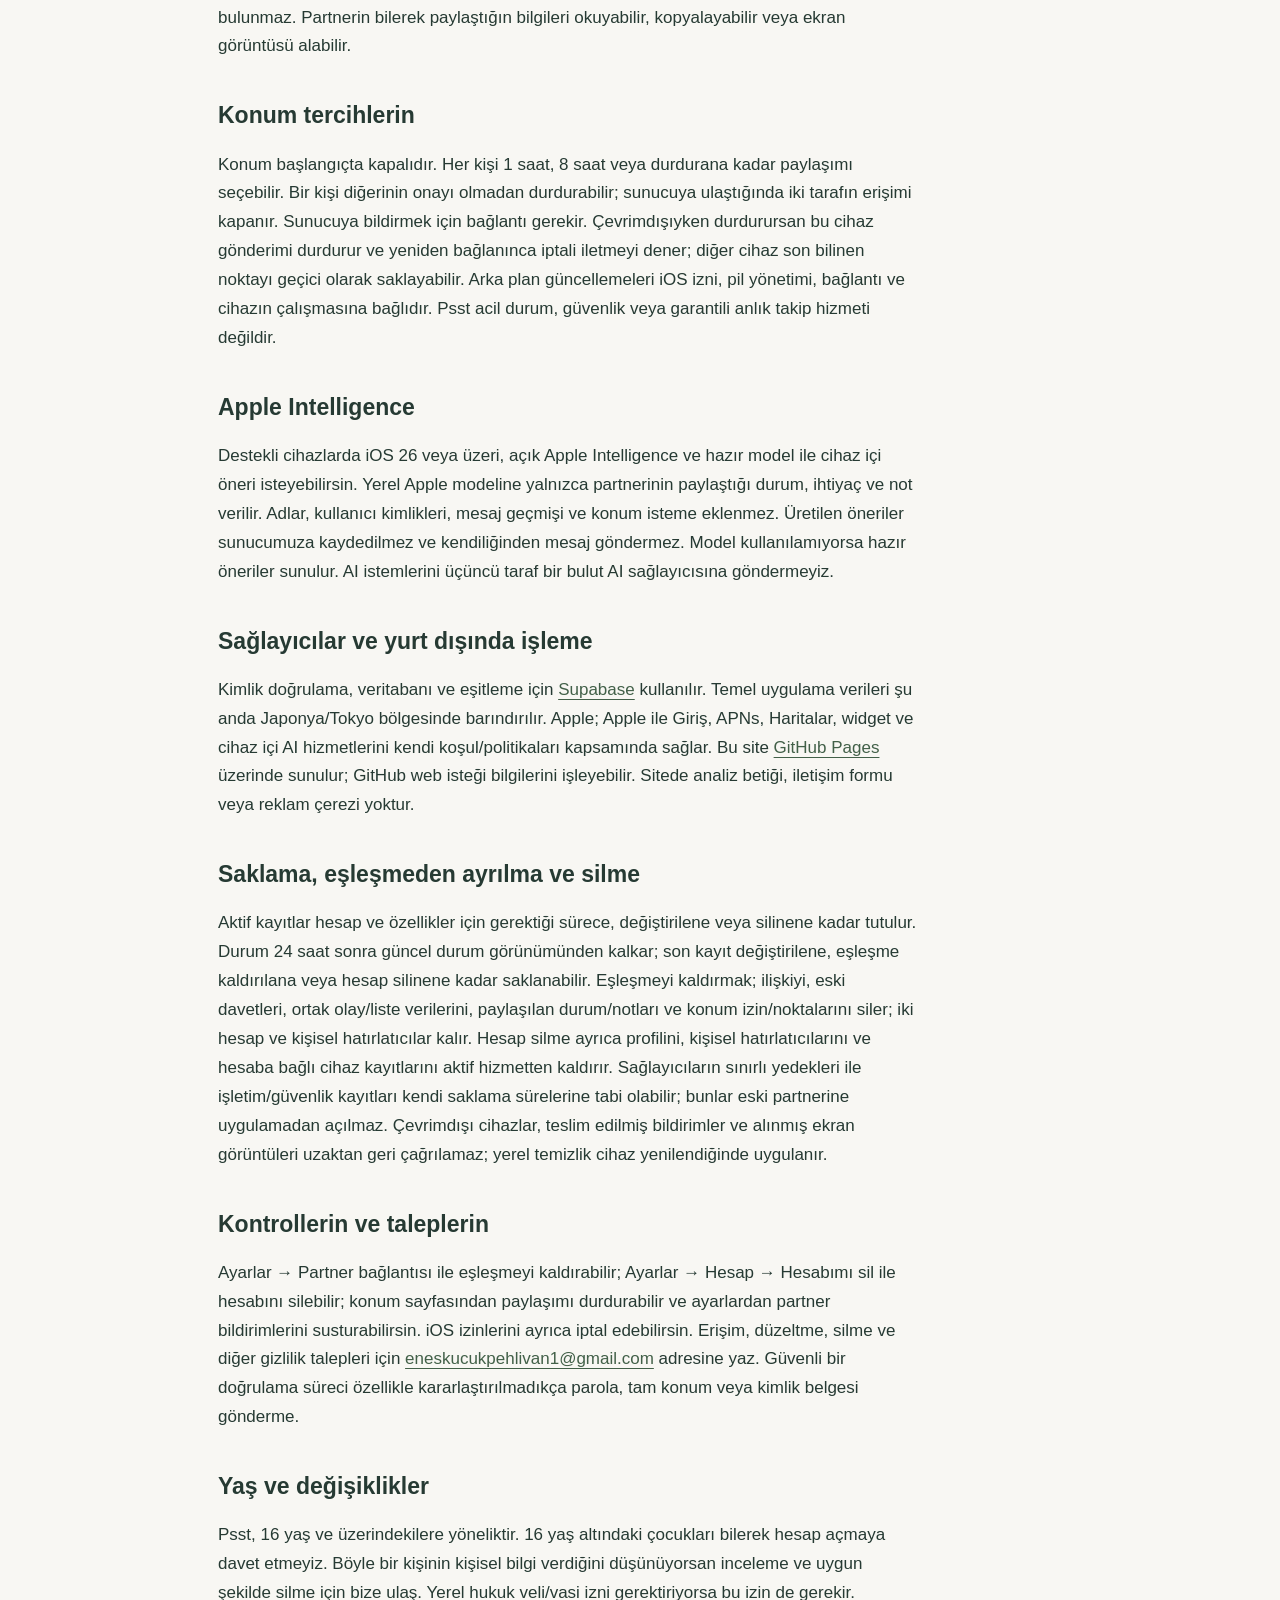
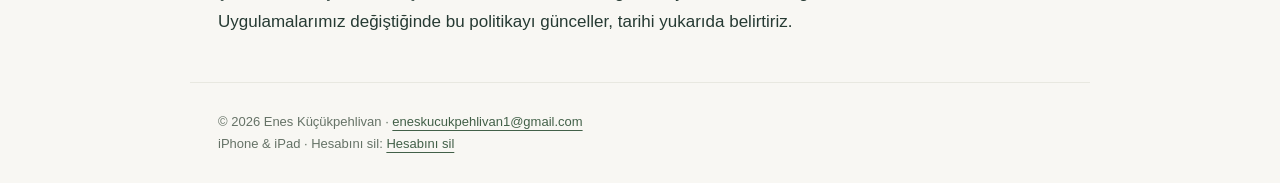
<file: tr/privacy.html>
<!doctype html><html lang="tr"><head><meta charset="utf-8"><meta name="viewport" content="width=device-width,initial-scale=1"><title>Gizlilik politikası · Psst</title><meta name="description" content="Psst; durum paylaşımı, tatlı dürtmeler, hatırlatıcılar ve isteğe bağlı karşılıklı konum paylaşımı için 16 yaş ve üzerindeki partnerlere özel bir alan."><link rel="stylesheet" href="../style.css"><link rel="canonical" href="https://eneskucukpehlivan1.github.io/psst-support/tr/privacy.html"></head><body><header><a class="logo" href="index.html" aria-label="Psst">psst<span>.</span></a><nav><a href="support.html">Destek</a><a href="privacy.html">Gizlilik politikası</a><a href="terms.html">Kullanım koşulları</a><a lang="en" href="../en/privacy.html">English</a></nav></header><main><span class="pill">Psst · 16+</span><h1>Gizlilik politikası</h1><p>Son güncelleme: 8 Kasım 2026</p><section><h2>Psst’yi kim işletiyor?</h2><div><p>Psst, Enes Küçükpehlivan tarafından işletilir. İletişim: <a href="mailto:eneskucukpehlivan1@gmail.com">eneskucukpehlivan1@gmail.com</a>. Bu politika iOS/iPadOS uygulamasını, widget ve Canlı Etkinlikleri ve bu destek sitesini kapsar.</p></div></section><section><h2>Hangi bilgileri işleriz?</h2><div><ul><li><strong>Hesap:</strong> uygulama kullanıcı kimliğin, Apple giriş kimliği, Apple’ın ilettiği e-posta adresi (özel aktarım adresi olabilir) ve seçtiğin ad/lakap.</li><li><strong>Paylaştığın içerik:</strong> durum/ruh hâli, isteğe bağlı ihtiyaç ve notlar, dürtmeler ve cevaplar, ortak hatırlatıcılar ve tamamlanma bilgileri ile sizi bağlamak için gereken davet/eşleşme kayıtları.</li><li><strong>İsteğe bağlı esenlik bilgileri:</strong> özel durum veya not alanına sağlığın/esenliğin hakkında bilgi yazabilirsin. Psst, HealthKit veya klinik kayıtlara erişmez.</li><li><strong>Kişisel hatırlatıcılar:</strong> kendine özel işaretlediğin hatırlatıcılar hesabına bağlıdır; partnerine açılmaz.</li><li><strong>Yalnızca açtığında konum:</strong> enlem/boylam, bildirilen doğruluk ve güncelleme zamanı. iOS tam veya yaklaşık konum sağlayabilir. Aktif veritabanında kişi başına son nokta tutulur; rota geçmişi özelliği sunulmaz.</li><li><strong>Cihaz ve hizmet işleyişi:</strong> APNs bildirim tokenı, bildirim ortamı ve dili, teslim/hata durumu, Canlı Etkinlik tokenları ve ilgili hatırlatıcı durumu. Barındırma sağlayıcıları IP adresi, istek bilgileri ve işletim/güvenlik kayıtlarını işleyebilir.</li></ul></div></section><section><h2>Neden kullanırız?</h2><div><p>Bilgiler; oturumunu doğrulamak, özel eşleşmeni işletmek, seçtiğin içerikleri iletmek, hatırlatıcıları eşitlemek, isteğe bağlı konum/bildirim özelliklerini sağlamak ve hizmetin güvenliğini sürdürmek için kullanılır. Reklam, reklam kimliği veya uygulamalar arası takip SDK’sı yoktur. Kişisel verilerini satmayız.</p></div></section><section><h2>Yeni hesap bildirimi</h2><div><p>Hizmetin işleyişini takip etmek için yeni hesap oluşturulduğunda geliştiricinin belirlenmiş cihazına bir kez bildirim iletilir. Bildirim, Apple’ın ilettiği e-posta adresini içerebilir; bu adres özel aktarım adresi olabilir. Diğer kullanıcılara gönderilmez; partner içeriklerini veya konumu içermez.</p></div></section><section><h2>Paylaşılan bilgileri kim görebilir?</h2><div><p>İlişkiye ait verilere uygulama üzerinden yalnızca onaylanmış eşleşmedeki iki kişi erişebilir. Konum için ayrıca iki tarafın da paylaşımı açması ve geçerli izinler gerekir. Paylaşılan içerik arka uç sağlayıcımızda saklanır ve HTTPS ile iletilir; Psst <strong>uçtan uca şifreleme</strong> veya geliştiricinin/barındırma sağlayıcısının kayıtlı verilere teknik olarak erişemediği iddiasında bulunmaz. Partnerin bilerek paylaştığın bilgileri okuyabilir, kopyalayabilir veya ekran görüntüsü alabilir.</p></div></section><section><h2>Konum tercihlerin</h2><div><p>Konum başlangıçta kapalıdır. Her kişi 1 saat, 8 saat veya durdurana kadar paylaşımı seçebilir. Bir kişi diğerinin onayı olmadan durdurabilir; sunucuya ulaştığında iki tarafın erişimi kapanır. Sunucuya bildirmek için bağlantı gerekir. Çevrimdışıyken durdurursan bu cihaz gönderimi durdurur ve yeniden bağlanınca iptali iletmeyi dener; diğer cihaz son bilinen noktayı geçici olarak saklayabilir. Arka plan güncellemeleri iOS izni, pil yönetimi, bağlantı ve cihazın çalışmasına bağlıdır. Psst acil durum, güvenlik veya garantili anlık takip hizmeti değildir.</p></div></section><section><h2>Apple Intelligence</h2><div><p>Destekli cihazlarda iOS 26 veya üzeri, açık Apple Intelligence ve hazır model ile cihaz içi öneri isteyebilirsin. Yerel Apple modeline yalnızca partnerinin paylaştığı durum, ihtiyaç ve not verilir. Adlar, kullanıcı kimlikleri, mesaj geçmişi ve konum isteme eklenmez. Üretilen öneriler sunucumuza kaydedilmez ve kendiliğinden mesaj göndermez. Model kullanılamıyorsa hazır öneriler sunulur. AI istemlerini üçüncü taraf bir bulut AI sağlayıcısına göndermeyiz.</p></div></section><section><h2>Sağlayıcılar ve yurt dışında işleme</h2><div><p>Kimlik doğrulama, veritabanı ve eşitleme için <a href="https://supabase.com/privacy">Supabase</a> kullanılır. Temel uygulama verileri şu anda Japonya/Tokyo bölgesinde barındırılır. Apple; Apple ile Giriş, APNs, Haritalar, widget ve cihaz içi AI hizmetlerini kendi koşul/politikaları kapsamında sağlar. Bu site <a href="https://docs.github.com/en/site-policy/privacy-policies/github-general-privacy-statement">GitHub Pages</a> üzerinde sunulur; GitHub web isteği bilgilerini işleyebilir. Sitede analiz betiği, iletişim formu veya reklam çerezi yoktur.</p></div></section><section><h2>Saklama, eşleşmeden ayrılma ve silme</h2><div><p>Aktif kayıtlar hesap ve özellikler için gerektiği sürece, değiştirilene veya silinene kadar tutulur. Durum 24 saat sonra güncel durum görünümünden kalkar; son kayıt değiştirilene, eşleşme kaldırılana veya hesap silinene kadar saklanabilir. Eşleşmeyi kaldırmak; ilişkiyi, eski davetleri, ortak olay/liste verilerini, paylaşılan durum/notları ve konum izin/noktalarını siler; iki hesap ve kişisel hatırlatıcılar kalır. Hesap silme ayrıca profilini, kişisel hatırlatıcılarını ve hesaba bağlı cihaz kayıtlarını aktif hizmetten kaldırır. Sağlayıcıların sınırlı yedekleri ile işletim/güvenlik kayıtları kendi saklama sürelerine tabi olabilir; bunlar eski partnerine uygulamadan açılmaz. Çevrimdışı cihazlar, teslim edilmiş bildirimler ve alınmış ekran görüntüleri uzaktan geri çağrılamaz; yerel temizlik cihaz yenilendiğinde uygulanır.</p></div></section><section><h2>Kontrollerin ve taleplerin</h2><div><p>Ayarlar → Partner bağlantısı ile eşleşmeyi kaldırabilir; Ayarlar → Hesap → Hesabımı sil ile hesabını silebilir; konum sayfasından paylaşımı durdurabilir ve ayarlardan partner bildirimlerini susturabilirsin. iOS izinlerini ayrıca iptal edebilirsin. Erişim, düzeltme, silme ve diğer gizlilik talepleri için <a href="mailto:eneskucukpehlivan1@gmail.com">eneskucukpehlivan1@gmail.com</a> adresine yaz. Güvenli bir doğrulama süreci özellikle kararlaştırılmadıkça parola, tam konum veya kimlik belgesi gönderme.</p></div></section><section><h2>Yaş ve değişiklikler</h2><div><p>Psst, 16 yaş ve üzerindekilere yöneliktir. 16 yaş altındaki çocukları bilerek hesap açmaya davet etmeyiz. Böyle bir kişinin kişisel bilgi verdiğini düşünüyorsan inceleme ve uygun şekilde silme için bize ulaş. Yerel hukuk veli/vasi izni gerektiriyorsa bu izin de gerekir. Uygulamalarımız değiştiğinde bu politikayı günceller, tarihi yukarıda belirtiriz.</p></div></section></main><footer>© 2026 Enes Küçükpehlivan · <a href="mailto:eneskucukpehlivan1@gmail.com">eneskucukpehlivan1@gmail.com</a><br>iPhone &amp; iPad · Hesabını sil: <a href="delete-account.html">Hesabını sil</a></footer></body></html>
</file>
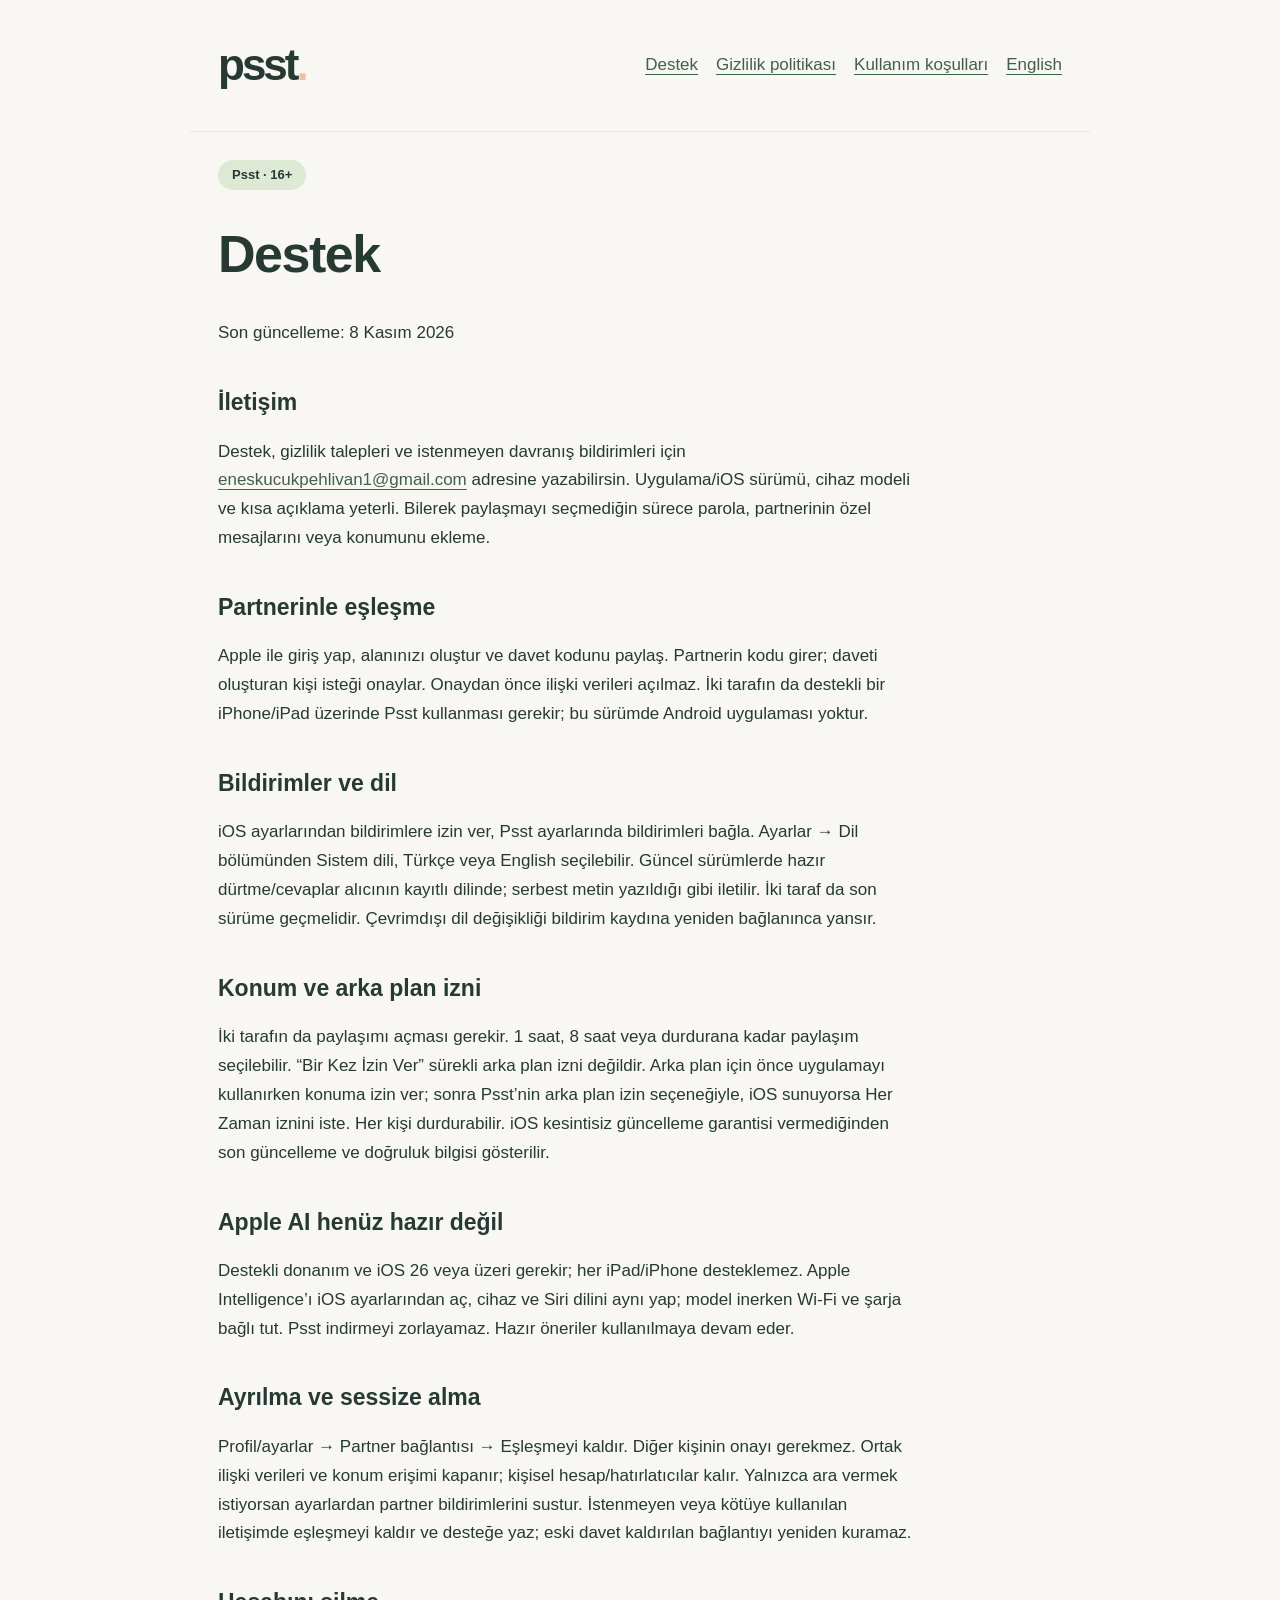
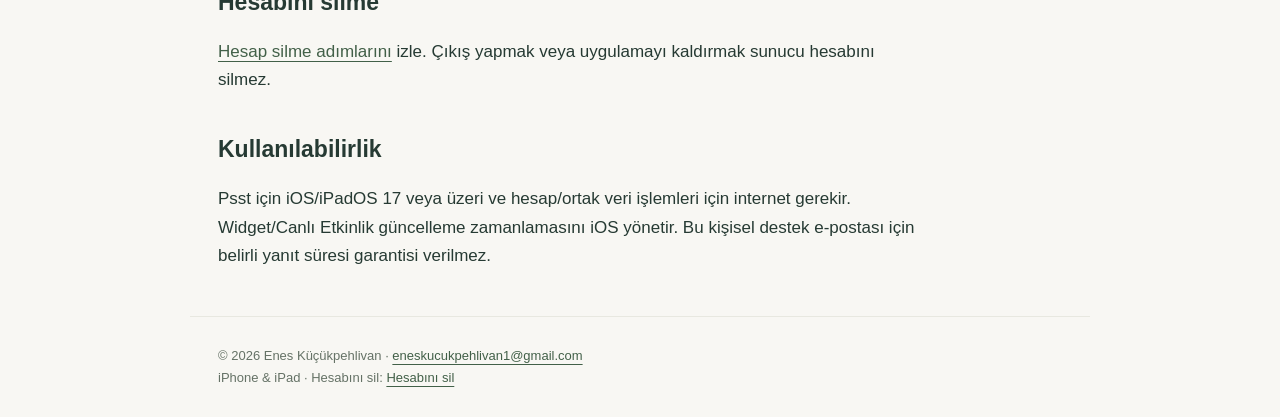
<file: tr/support.html>
<!doctype html><html lang="tr"><head><meta charset="utf-8"><meta name="viewport" content="width=device-width,initial-scale=1"><title>Destek · Psst</title><meta name="description" content="Psst; durum paylaşımı, tatlı dürtmeler, hatırlatıcılar ve isteğe bağlı karşılıklı konum paylaşımı için 16 yaş ve üzerindeki partnerlere özel bir alan."><link rel="stylesheet" href="../style.css"><link rel="canonical" href="https://eneskucukpehlivan1.github.io/psst-support/tr/support.html"></head><body><header><a class="logo" href="index.html" aria-label="Psst">psst<span>.</span></a><nav><a href="support.html">Destek</a><a href="privacy.html">Gizlilik politikası</a><a href="terms.html">Kullanım koşulları</a><a lang="en" href="../en/support.html">English</a></nav></header><main><span class="pill">Psst · 16+</span><h1>Destek</h1><p>Son güncelleme: 8 Kasım 2026</p><section><h2>İletişim</h2><div><p>Destek, gizlilik talepleri ve istenmeyen davranış bildirimleri için <a href="mailto:eneskucukpehlivan1@gmail.com">eneskucukpehlivan1@gmail.com</a> adresine yazabilirsin. Uygulama/iOS sürümü, cihaz modeli ve kısa açıklama yeterli. Bilerek paylaşmayı seçmediğin sürece parola, partnerinin özel mesajlarını veya konumunu ekleme.</p></div></section><section><h2>Partnerinle eşleşme</h2><div><p>Apple ile giriş yap, alanınızı oluştur ve davet kodunu paylaş. Partnerin kodu girer; daveti oluşturan kişi isteği onaylar. Onaydan önce ilişki verileri açılmaz. İki tarafın da destekli bir iPhone/iPad üzerinde Psst kullanması gerekir; bu sürümde Android uygulaması yoktur.</p></div></section><section><h2>Bildirimler ve dil</h2><div><p>iOS ayarlarından bildirimlere izin ver, Psst ayarlarında bildirimleri bağla. Ayarlar → Dil bölümünden Sistem dili, Türkçe veya English seçilebilir. Güncel sürümlerde hazır dürtme/cevaplar alıcının kayıtlı dilinde; serbest metin yazıldığı gibi iletilir. İki taraf da son sürüme geçmelidir. Çevrimdışı dil değişikliği bildirim kaydına yeniden bağlanınca yansır.</p></div></section><section><h2>Konum ve arka plan izni</h2><div><p>İki tarafın da paylaşımı açması gerekir. 1 saat, 8 saat veya durdurana kadar paylaşım seçilebilir. “Bir Kez İzin Ver” sürekli arka plan izni değildir. Arka plan için önce uygulamayı kullanırken konuma izin ver; sonra Psst’nin arka plan izin seçeneğiyle, iOS sunuyorsa Her Zaman iznini iste. Her kişi durdurabilir. iOS kesintisiz güncelleme garantisi vermediğinden son güncelleme ve doğruluk bilgisi gösterilir.</p></div></section><section><h2>Apple AI henüz hazır değil</h2><div><p>Destekli donanım ve iOS 26 veya üzeri gerekir; her iPad/iPhone desteklemez. Apple Intelligence’ı iOS ayarlarından aç, cihaz ve Siri dilini aynı yap; model inerken Wi-Fi ve şarja bağlı tut. Psst indirmeyi zorlayamaz. Hazır öneriler kullanılmaya devam eder.</p></div></section><section><h2>Ayrılma ve sessize alma</h2><div><p>Profil/ayarlar → Partner bağlantısı → Eşleşmeyi kaldır. Diğer kişinin onayı gerekmez. Ortak ilişki verileri ve konum erişimi kapanır; kişisel hesap/hatırlatıcılar kalır. Yalnızca ara vermek istiyorsan ayarlardan partner bildirimlerini sustur. İstenmeyen veya kötüye kullanılan iletişimde eşleşmeyi kaldır ve desteğe yaz; eski davet kaldırılan bağlantıyı yeniden kuramaz.</p></div></section><section><h2>Hesabını silme</h2><div><p><a href="delete-account.html">Hesap silme adımlarını</a> izle. Çıkış yapmak veya uygulamayı kaldırmak sunucu hesabını silmez.</p></div></section><section><h2>Kullanılabilirlik</h2><div><p>Psst için iOS/iPadOS 17 veya üzeri ve hesap/ortak veri işlemleri için internet gerekir. Widget/Canlı Etkinlik güncelleme zamanlamasını iOS yönetir. Bu kişisel destek e-postası için belirli yanıt süresi garantisi verilmez.</p></div></section></main><footer>© 2026 Enes Küçükpehlivan · <a href="mailto:eneskucukpehlivan1@gmail.com">eneskucukpehlivan1@gmail.com</a><br>iPhone &amp; iPad · Hesabını sil: <a href="delete-account.html">Hesabını sil</a></footer></body></html>
</file>
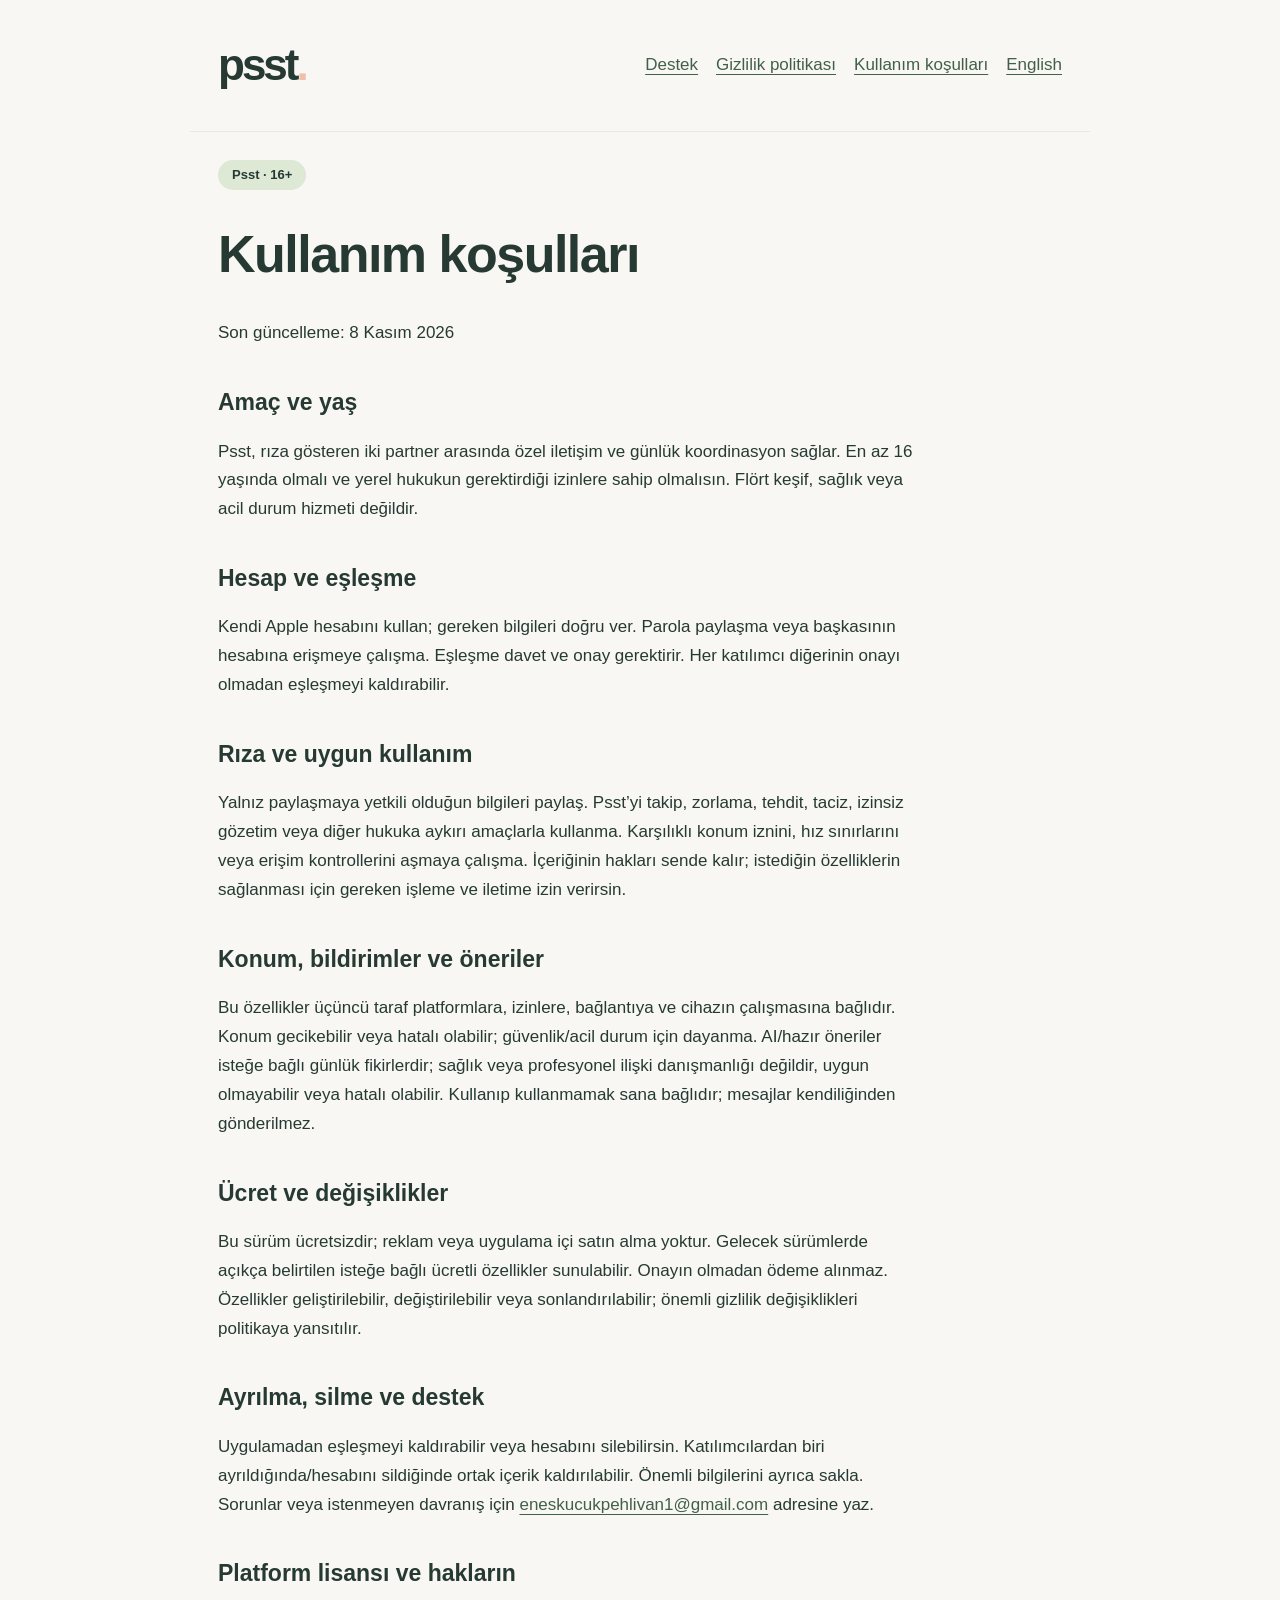
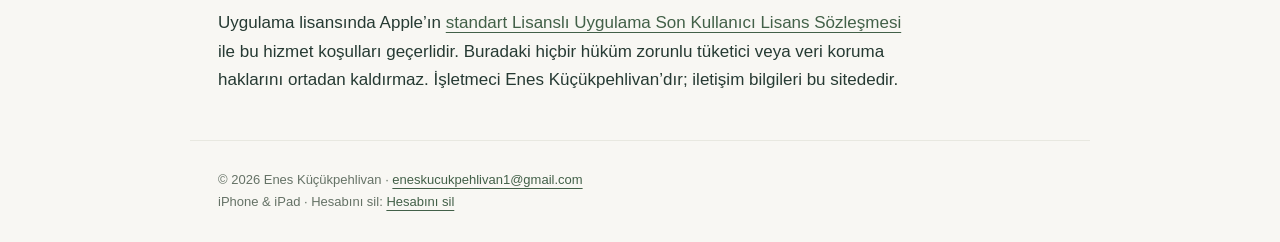
<file: tr/terms.html>
<!doctype html><html lang="tr"><head><meta charset="utf-8"><meta name="viewport" content="width=device-width,initial-scale=1"><title>Kullanım koşulları · Psst</title><meta name="description" content="Psst; durum paylaşımı, tatlı dürtmeler, hatırlatıcılar ve isteğe bağlı karşılıklı konum paylaşımı için 16 yaş ve üzerindeki partnerlere özel bir alan."><link rel="stylesheet" href="../style.css"><link rel="canonical" href="https://eneskucukpehlivan1.github.io/psst-support/tr/terms.html"></head><body><header><a class="logo" href="index.html" aria-label="Psst">psst<span>.</span></a><nav><a href="support.html">Destek</a><a href="privacy.html">Gizlilik politikası</a><a href="terms.html">Kullanım koşulları</a><a lang="en" href="../en/terms.html">English</a></nav></header><main><span class="pill">Psst · 16+</span><h1>Kullanım koşulları</h1><p>Son güncelleme: 8 Kasım 2026</p><section><h2>Amaç ve yaş</h2><div><p>Psst, rıza gösteren iki partner arasında özel iletişim ve günlük koordinasyon sağlar. En az 16 yaşında olmalı ve yerel hukukun gerektirdiği izinlere sahip olmalısın. Flört keşif, sağlık veya acil durum hizmeti değildir.</p></div></section><section><h2>Hesap ve eşleşme</h2><div><p>Kendi Apple hesabını kullan; gereken bilgileri doğru ver. Parola paylaşma veya başkasının hesabına erişmeye çalışma. Eşleşme davet ve onay gerektirir. Her katılımcı diğerinin onayı olmadan eşleşmeyi kaldırabilir.</p></div></section><section><h2>Rıza ve uygun kullanım</h2><div><p>Yalnız paylaşmaya yetkili olduğun bilgileri paylaş. Psst’yi takip, zorlama, tehdit, taciz, izinsiz gözetim veya diğer hukuka aykırı amaçlarla kullanma. Karşılıklı konum iznini, hız sınırlarını veya erişim kontrollerini aşmaya çalışma. İçeriğinin hakları sende kalır; istediğin özelliklerin sağlanması için gereken işleme ve iletime izin verirsin.</p></div></section><section><h2>Konum, bildirimler ve öneriler</h2><div><p>Bu özellikler üçüncü taraf platformlara, izinlere, bağlantıya ve cihazın çalışmasına bağlıdır. Konum gecikebilir veya hatalı olabilir; güvenlik/acil durum için dayanma. AI/hazır öneriler isteğe bağlı günlük fikirlerdir; sağlık veya profesyonel ilişki danışmanlığı değildir, uygun olmayabilir veya hatalı olabilir. Kullanıp kullanmamak sana bağlıdır; mesajlar kendiliğinden gönderilmez.</p></div></section><section><h2>Ücret ve değişiklikler</h2><div><p>Bu sürüm ücretsizdir; reklam veya uygulama içi satın alma yoktur. Gelecek sürümlerde açıkça belirtilen isteğe bağlı ücretli özellikler sunulabilir. Onayın olmadan ödeme alınmaz. Özellikler geliştirilebilir, değiştirilebilir veya sonlandırılabilir; önemli gizlilik değişiklikleri politikaya yansıtılır.</p></div></section><section><h2>Ayrılma, silme ve destek</h2><div><p>Uygulamadan eşleşmeyi kaldırabilir veya hesabını silebilirsin. Katılımcılardan biri ayrıldığında/hesabını sildiğinde ortak içerik kaldırılabilir. Önemli bilgilerini ayrıca sakla. Sorunlar veya istenmeyen davranış için <a href="mailto:eneskucukpehlivan1@gmail.com">eneskucukpehlivan1@gmail.com</a> adresine yaz.</p></div></section><section><h2>Platform lisansı ve hakların</h2><div><p>Uygulama lisansında Apple’ın <a href="https://www.apple.com/legal/internet-services/itunes/dev/stdeula/">standart Lisanslı Uygulama Son Kullanıcı Lisans Sözleşmesi</a> ile bu hizmet koşulları geçerlidir. Buradaki hiçbir hüküm zorunlu tüketici veya veri koruma haklarını ortadan kaldırmaz. İşletmeci Enes Küçükpehlivan’dır; iletişim bilgileri bu sitededir.</p></div></section></main><footer>© 2026 Enes Küçükpehlivan · <a href="mailto:eneskucukpehlivan1@gmail.com">eneskucukpehlivan1@gmail.com</a><br>iPhone &amp; iPad · Hesabını sil: <a href="delete-account.html">Hesabını sil</a></footer></body></html>
</file>
<file: style.css>
*{box-sizing:border-box}body{margin:0;background:#f8f7f3;color:#263a33;font:17px/1.7 -apple-system,BlinkMacSystemFont,"Segoe UI",sans-serif}main,header,footer{max-width:900px;margin:auto;padding:28px}header{display:flex;align-items:center;justify-content:space-between;gap:20px;border-bottom:1px solid #e8e8e0}.logo{font-size:44px;font-weight:900;letter-spacing:-3px;text-decoration:none;color:#263a33}.logo span{color:#efbfa9}nav{display:flex;gap:18px;flex-wrap:wrap}a{color:#426048;text-underline-offset:4px}h1{font-size:clamp(32px,6vw,52px);line-height:1.15;letter-spacing:-1.5px}h2{margin-top:38px;font-size:23px;line-height:1.4}p,li{max-width:74ch}.lead{font-size:21px;color:#657266}.pill{display:inline-block;background:#dde8d5;border-radius:100px;padding:4px 14px;font-size:13px;font-weight:700}.card{background:white;padding:26px;border-radius:26px;margin:25px 0}footer{font-size:13px;color:#657266;border-top:1px solid #e8e8e0}a:focus-visible{outline:3px solid #efbfa9;outline-offset:5px}@media(max-width:600px){header{align-items:flex-start;flex-direction:column}main,header,footer{padding:22px}nav{font-size:14px;gap:14px}}
</file>
